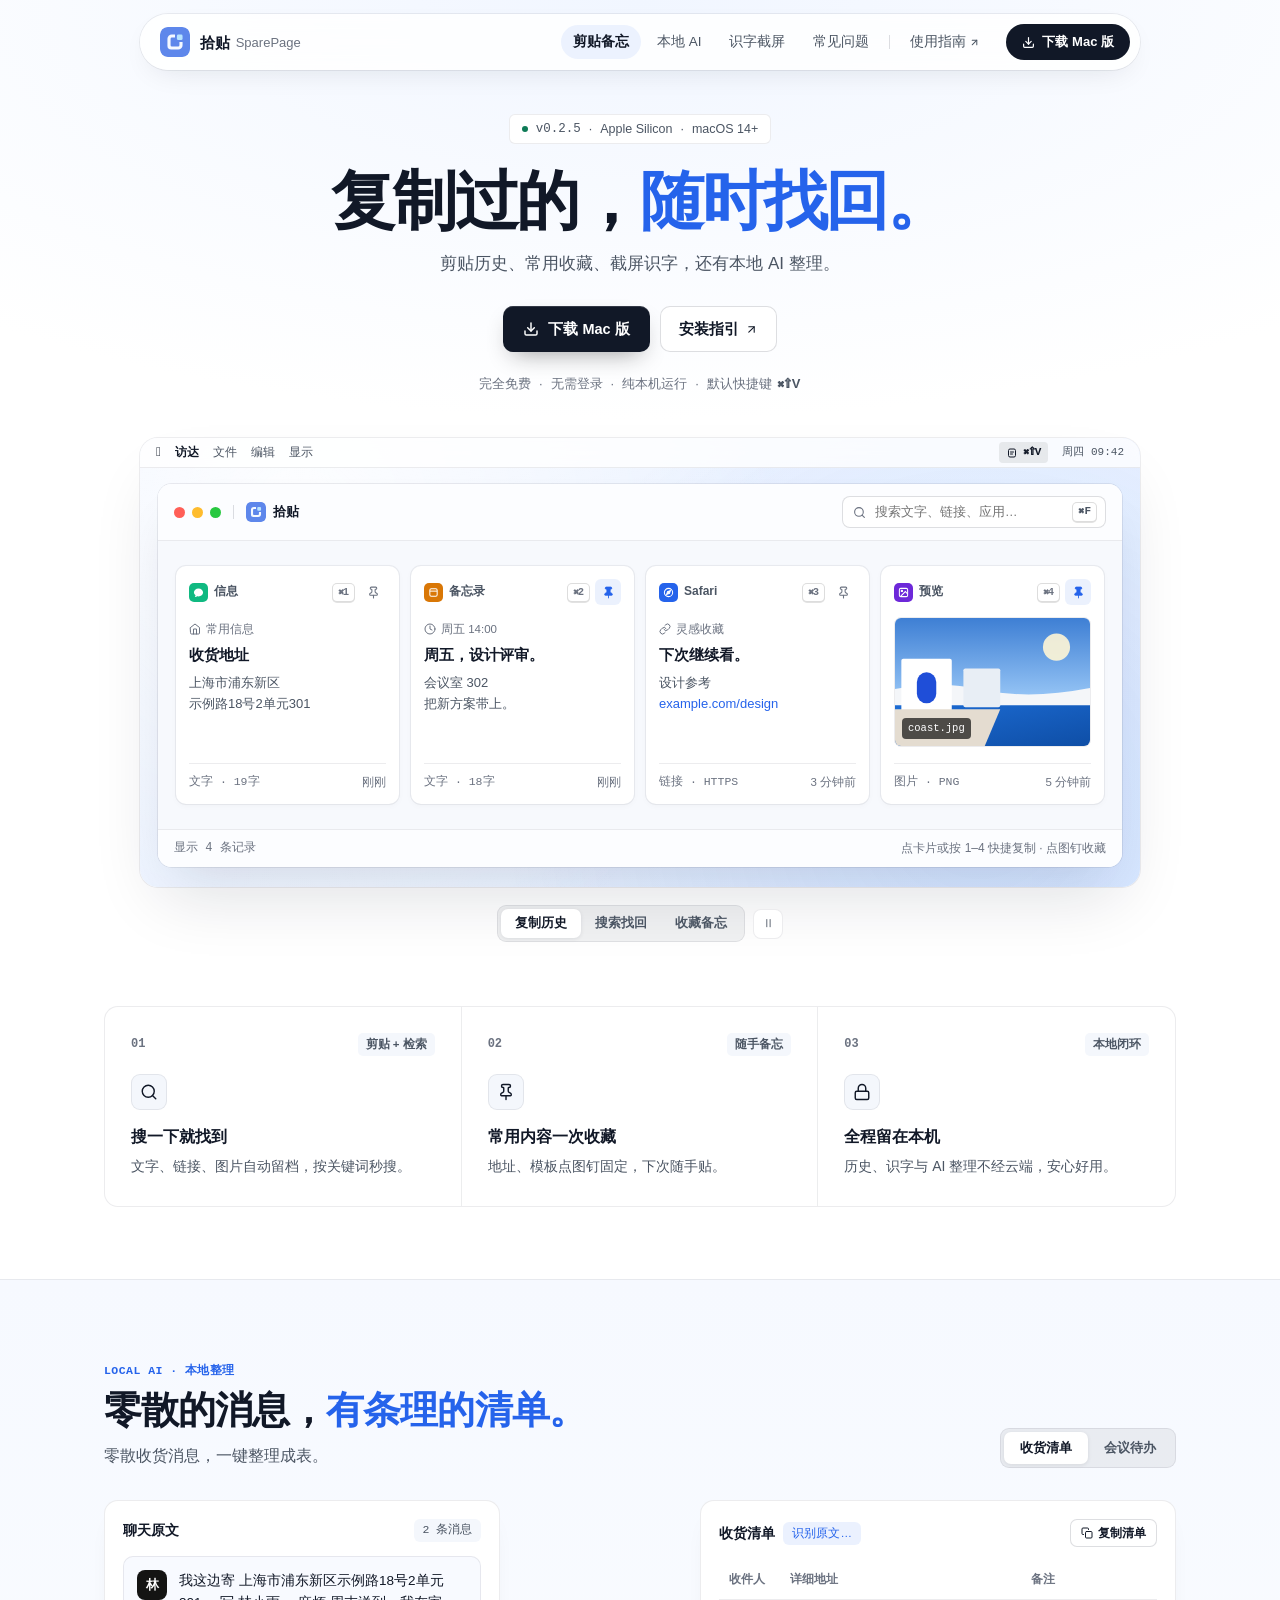
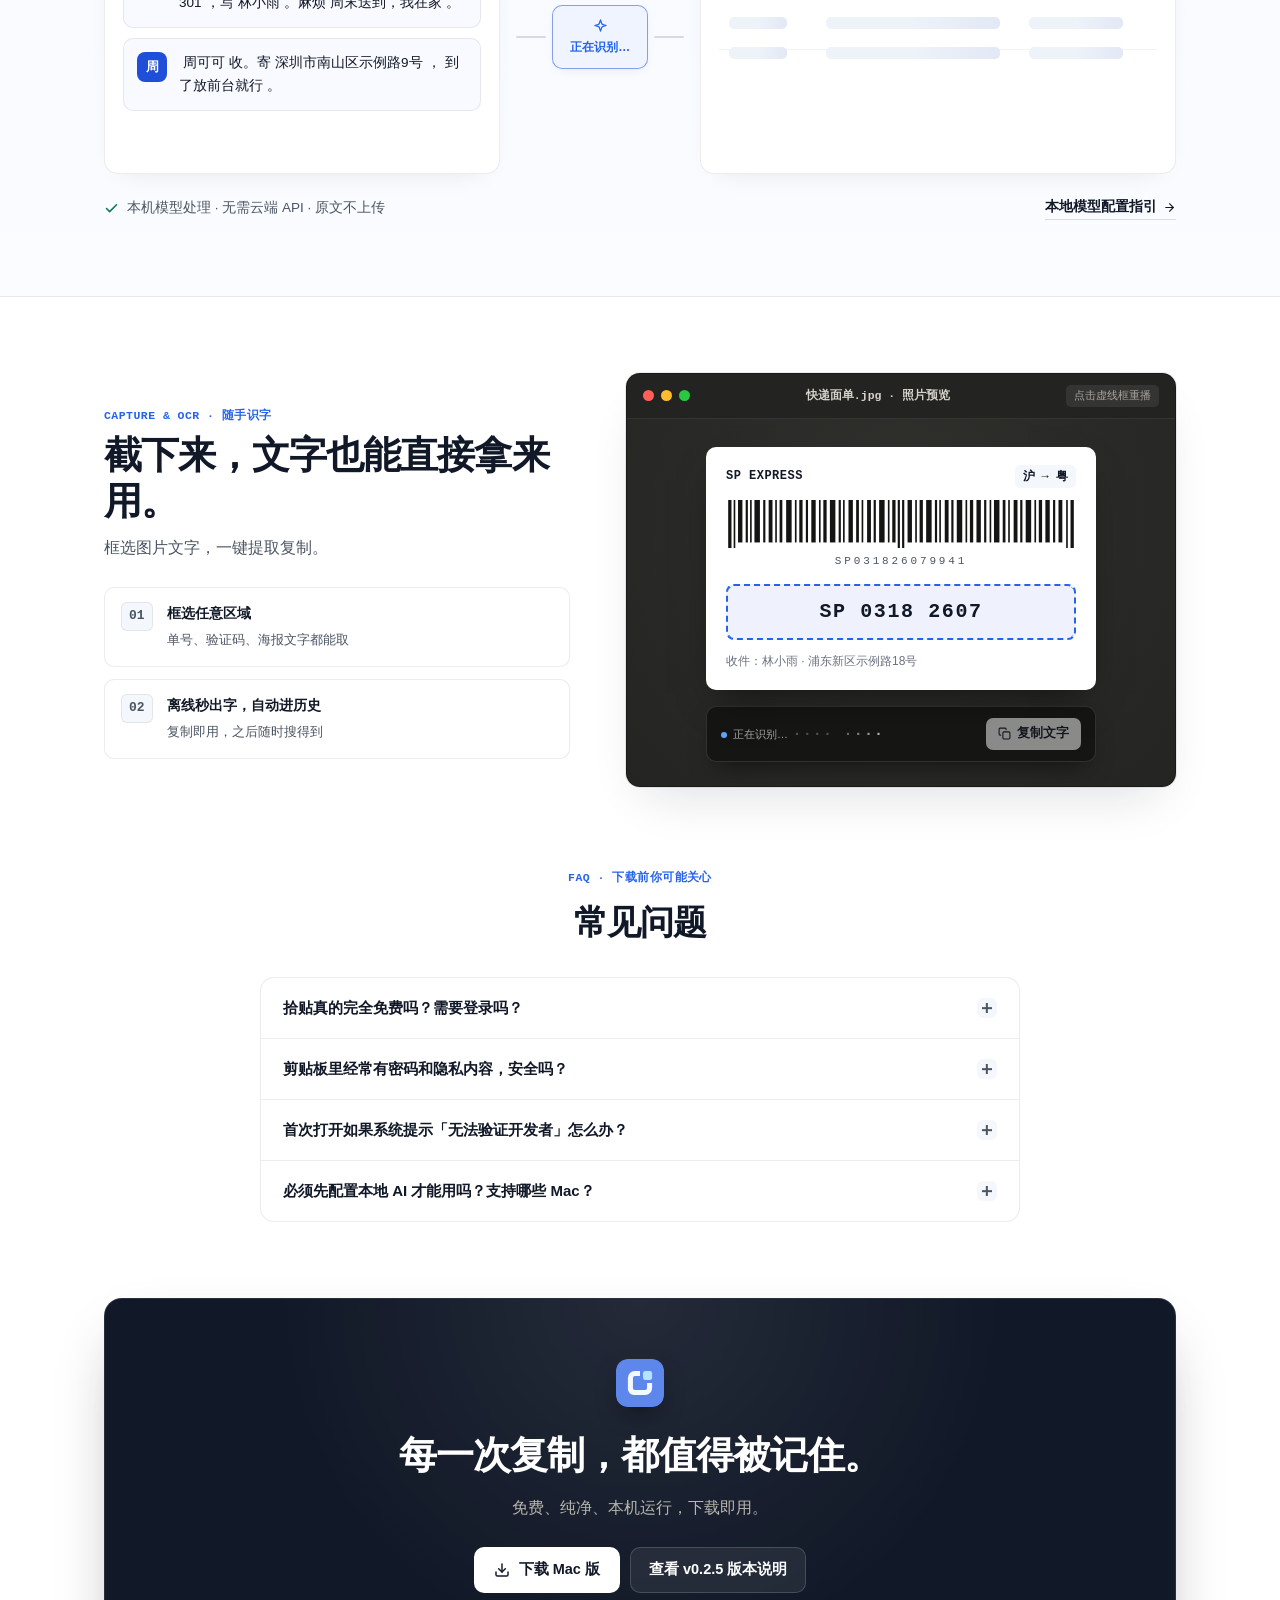
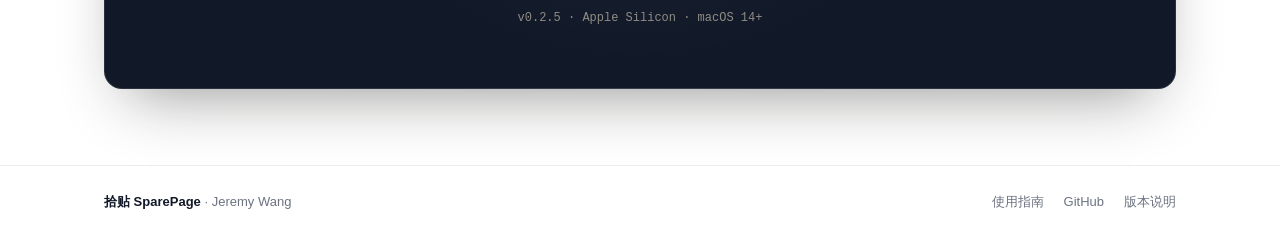
<file: docs/index.html>
<!DOCTYPE html>
<html lang="zh-CN">
<head>
  <meta charset="UTF-8" />
  <meta name="viewport" content="width=device-width, initial-scale=1.0" />
  <title>拾贴 SparePage · 每一次复制，都值得被记住</title>
  <meta
    name="description"
    content="拾贴是一款免费的 Mac 剪贴板与随手备忘录。找回复制过的文字、链接、图片，收藏常用内容，也能接入本地 AI 整理信息。"
  />
  <link rel="icon" type="image/svg+xml" href="assets/brand/logo.svg" />
  <link rel="stylesheet" href="styles.css?v=15" />
</head>
<body>
  <!-- Floating Frosted Pill Header -> Full-Width Docked Bar on Scroll -->
  <header class="site-header" id="site-header">
    <div class="nav-pill">
      <div class="nav-pill-inner">
        <a href="#main" class="brand">
          <span class="brand-icon" aria-hidden="true">
            <img src="assets/brand/logo.svg" alt="" width="28" height="28" />
          </span>
          <span class="brand-text">
            <strong>拾贴</strong>
            <span>SparePage</span>
          </span>
        </a>

        <nav class="nav-links" aria-label="主导航">
          <a href="#clipboard" class="is-active">剪贴备忘</a>
          <a href="#local-ai">本地 AI</a>
          <a href="#capture">识字截屏</a>
          <a href="#faq">常见问题</a>
          <span class="nav-sep" aria-hidden="true"></span>
          <a class="nav-ext" href="guide.html" target="_blank" rel="noopener">
            <span>使用指南</span>
            <svg width="11" height="11" viewBox="0 0 24 24" fill="none" stroke="currentColor" stroke-width="2.2" stroke-linecap="round" stroke-linejoin="round" aria-hidden="true">
              <line x1="7" y1="17" x2="17" y2="7" />
              <polyline points="7 7 17 7 17 17" />
            </svg>
          </a>
        </nav>

        <div class="nav-actions">
          <a
            class="btn-nav-download download-link"
            href="https://github.com/wlei24/sparepage-releases/releases/download/v0.2.5/SparePage-0.2.5-macOS-arm64.dmg"
            aria-label="下载拾贴 v0.2.5，Apple Silicon macOS 安装包"
          >
            <svg width="13" height="13" viewBox="0 0 24 24" fill="none" stroke="currentColor" stroke-width="2.2" stroke-linecap="round" stroke-linejoin="round" aria-hidden="true">
              <path d="M21 15v4a2 2 0 0 1-2 2H5a2 2 0 0 1-2-2v-4" />
              <polyline points="7 10 12 15 17 10" />
              <line x1="12" y1="15" x2="12" y2="3" />
            </svg>
            <span>下载 Mac 版</span>
          </a>
        </div>
      </div>
    </div>
  </header>

  <main id="main">
    <!-- Hero + macOS Desktop Stage -->
    <section class="hero" id="clipboard">
      <div class="container">
        <div class="hero-copy">
          <div class="hero-spec">
            <span class="spec-dot" aria-hidden="true"></span>
            <span class="mono" data-release-version>v0.2.5</span>
            <span class="sep">·</span>
            <span>Apple Silicon</span>
            <span class="sep">·</span>
            <span>macOS 14+</span>
          </div>

          <h1 class="hero-title">复制过的，<br class="mobile-br" /><span class="title-accent">随时找回。</span></h1>

          <p class="hero-lead">剪贴历史、常用收藏、截屏识字，还有本地 AI 整理。</p>

          <div class="hero-cta-group">
            <a
              class="btn-primary download-link"
              href="https://github.com/wlei24/sparepage-releases/releases/download/v0.2.5/SparePage-0.2.5-macOS-arm64.dmg"
              aria-label="下载拾贴 v0.2.5，Apple Silicon macOS 安装包"
            >
              <svg width="16" height="16" viewBox="0 0 24 24" fill="none" stroke="currentColor" stroke-width="2.2" stroke-linecap="round" stroke-linejoin="round" aria-hidden="true">
                <path d="M21 15v4a2 2 0 0 1-2 2H5a2 2 0 0 1-2-2v-4" />
                <polyline points="7 10 12 15 17 10" />
                <line x1="12" y1="15" x2="12" y2="3" />
              </svg>
              <span>下载 Mac 版</span>
            </a>

            <a
              class="btn-secondary"
              href="guide.html#start"
              target="_blank"
              rel="noopener"
            >
              <span>安装指引</span>
              <svg width="13" height="13" viewBox="0 0 24 24" fill="none" stroke="currentColor" stroke-width="2" stroke-linecap="round" stroke-linejoin="round" aria-hidden="true">
                <line x1="7" y1="17" x2="17" y2="7" />
                <polyline points="7 7 17 7 17 17" />
              </svg>
            </a>
          </div>

          <div class="hero-meta">
            <span>完全免费</span>
            <span class="sep">·</span>
            <span>无需登录</span>
            <span class="sep">·</span>
            <span>纯本机运行</span>
            <span class="sep desktop-only">·</span>
            <span class="key-callout desktop-only">默认快捷键 <span class="shortcut-inline">⌘⇧V</span></span>
          </div>
        </div>

        <!-- Realistic macOS Desktop Wallpaper + Menu Bar Stage -->
        <div class="desktop-stage">
          <div class="mac-menubar" aria-hidden="true">
            <div class="menubar-left">
              <span class="apple-mark"></span>
              <strong>访达</strong>
              <span>文件</span>
              <span>编辑</span>
              <span>显示</span>
            </div>
            <div class="menubar-right">
              <span class="menubar-app">
                <svg width="12" height="12" viewBox="0 0 24 24" fill="none">
                  <rect x="5" y="4" width="14" height="16" rx="3" stroke="currentColor" stroke-width="2" />
                  <path d="M9 10h6M9 14h4" stroke="currentColor" stroke-width="2" stroke-linecap="round" />
                </svg>
                <span class="mono">⌘⇧V</span>
              </span>
              <span class="menubar-time mono">周四 09:42</span>
            </div>
          </div>

          <!-- SparePage App Shelf Window -->
          <div class="mac-window">
            <div class="mac-titlebar">
              <div class="titlebar-left">
                <div class="traffic-lights" aria-hidden="true">
                  <span class="tl red"></span>
                  <span class="tl yellow"></span>
                  <span class="tl green"></span>
                </div>
                <span class="titlebar-sep" aria-hidden="true"></span>
                <div class="window-brand">
                  <span class="mini-logo" aria-hidden="true">
                    <img src="assets/brand/logo.svg" alt="" width="20" height="20" />
                  </span>
                  <span>拾贴</span>
                </div>
              </div>

              <label class="search-field">
                <svg width="13" height="13" viewBox="0 0 24 24" fill="none" stroke="currentColor" stroke-width="2" stroke-linecap="round" stroke-linejoin="round" aria-hidden="true">
                  <circle cx="11" cy="11" r="8" />
                  <line x1="21" y1="21" x2="16.65" y2="16.65" />
                </svg>
                <input
                  id="shelf-search"
                  type="text"
                  placeholder="搜索文字、链接、应用…"
                  autocomplete="off"
                />
                <kbd class="kbd-hint">⌘F</kbd>
              </label>
            </div>

            <!-- Cards Grid -->
            <div class="shelf-stage">
              <div class="shelf-grid" id="shelf-grid">
                <!-- Card 1 -->
                <article class="clip-card" tabindex="0" data-id="addr" data-copy="上海市浦东新区示例路18号2单元301" data-keywords="收货地址 信息 常用信息 上海市浦东新区示例路18号2单元301 地址" data-pinned="false">
                  <div class="clip-card-head">
                    <div class="app-pill">
                      <span class="app-dot messages" aria-hidden="true">
                        <svg width="11" height="11" viewBox="0 0 24 24" fill="currentColor">
                          <path d="M12 3C6.48 3 2 6.82 2 11.5c0 2.58 1.38 4.89 3.56 6.44-.18 1.29-.77 2.53-1.45 3.31-.21.24-.03.62.28.58 1.93-.24 3.79-.98 4.97-1.63.84.2 1.72.3 2.64.3 5.52 0 10-3.82 10-8.5S17.52 3 12 3z"/>
                        </svg>
                      </span>
                      <span>信息</span>
                    </div>
                    <div class="card-actions">
                      <kbd class="card-shortcut">⌘1</kbd>
                      <button class="pin-btn" type="button" aria-label="收藏此卡片" title="收藏">
                        <svg width="13" height="13" viewBox="0 0 24 24" fill="none" stroke="currentColor" stroke-width="2" stroke-linecap="round" stroke-linejoin="round">
                          <path d="M12 17v5" />
                          <path d="M9 10.76a2 2 0 0 1-1.11 1.79l-1.78.9A2 2 0 0 0 5 15.24V16a1 1 0 0 0 1 1h12a1 1 0 0 0 1-1v-.76a2 2 0 0 0-1.11-1.79l-1.78-.9A2 2 0 0 1 15 10.76V7a1 1 0 0 1 1-1 2 2 0 0 0 0-4H8a2 2 0 0 0 0 4 1 1 0 0 1 1 1z" />
                        </svg>
                      </button>
                    </div>
                  </div>
                  <div class="clip-card-body">
                    <div class="clip-sub">
                      <svg width="12" height="12" viewBox="0 0 24 24" fill="none" stroke="currentColor" stroke-width="2" stroke-linecap="round" stroke-linejoin="round" aria-hidden="true">
                        <path d="m3 9 9-7 9 7v11a2 2 0 0 1-2 2H5a2 2 0 0 1-2-2z" />
                        <polyline points="9 22 9 12 15 12 15 22" />
                      </svg>
                      <span>常用信息</span>
                    </div>
                    <h3>收货地址</h3>
                    <p class="clip-text">上海市浦东新区<br />示例路18号2单元301</p>
                  </div>
                  <div class="clip-card-foot">
                    <span class="type-tag mono">文字 · 19字</span>
                    <span class="copy-hint">点击复制</span>
                    <span class="time-tag">刚刚</span>
                  </div>
                </article>

                <!-- Card 2 -->
                <article class="clip-card" tabindex="0" data-id="memo" data-copy="周五 14:00 会议室 302 设计评审，把新方案带上。" data-keywords="周五 设计评审 会议室 302 把新方案带上 备忘录" data-pinned="true">
                  <div class="clip-card-head">
                    <div class="app-pill">
                      <span class="app-dot notes" aria-hidden="true">
                        <svg width="11" height="11" viewBox="0 0 24 24" fill="none" stroke="currentColor" stroke-width="2.2">
                          <rect x="4" y="4" width="16" height="16" rx="3" />
                          <path d="M4 9h16" />
                        </svg>
                      </span>
                      <span>备忘录</span>
                    </div>
                    <div class="card-actions">
                      <kbd class="card-shortcut">⌘2</kbd>
                      <button class="pin-btn is-pinned" type="button" aria-label="取消收藏" title="已收藏">
                        <svg width="13" height="13" viewBox="0 0 24 24" fill="currentColor" stroke="currentColor" stroke-width="1.6" stroke-linecap="round" stroke-linejoin="round">
                          <path d="M12 17v5" />
                          <path d="M9 10.76a2 2 0 0 1-1.11 1.79l-1.78.9A2 2 0 0 0 5 15.24V16a1 1 0 0 0 1 1h12a1 1 0 0 0 1-1v-.76a2 2 0 0 0-1.11-1.79l-1.78-.9A2 2 0 0 1 15 10.76V7a1 1 0 0 1 1-1 2 2 0 0 0 0-4H8a2 2 0 0 0 0 4 1 1 0 0 1 1 1z" />
                        </svg>
                      </button>
                    </div>
                  </div>
                  <div class="clip-card-body">
                    <div class="clip-sub">
                      <svg width="12" height="12" viewBox="0 0 24 24" fill="none" stroke="currentColor" stroke-width="2" stroke-linecap="round" stroke-linejoin="round" aria-hidden="true">
                        <circle cx="12" cy="12" r="10" />
                        <polyline points="12 6 12 12 16 14" />
                      </svg>
                      <span>周五 14:00</span>
                    </div>
                    <h3>周五，设计评审。</h3>
                    <p class="clip-text">会议室 302<br />把新方案带上。</p>
                  </div>
                  <div class="clip-card-foot">
                    <span class="type-tag mono">文字 · 18字</span>
                    <span class="copy-hint">点击复制</span>
                    <span class="time-tag">刚刚</span>
                  </div>
                </article>

                <!-- Card 3 -->
                <article class="clip-card" tabindex="0" data-id="link" data-copy="https://example.com/design" data-keywords="Safari 灵感收藏 下次继续看 设计参考 example.com/design 链接" data-pinned="false">
                  <div class="clip-card-head">
                    <div class="app-pill">
                      <span class="app-dot safari" aria-hidden="true">
                        <svg width="11" height="11" viewBox="0 0 24 24" fill="none" stroke="currentColor" stroke-width="2.2">
                          <circle cx="12" cy="12" r="9" />
                          <polygon points="16.24 7.76 14.12 14.12 7.76 16.24 9.88 9.88 16.24 7.76" fill="currentColor" />
                        </svg>
                      </span>
                      <span>Safari</span>
                    </div>
                    <div class="card-actions">
                      <kbd class="card-shortcut">⌘3</kbd>
                      <button class="pin-btn" type="button" aria-label="收藏此卡片" title="收藏">
                        <svg width="13" height="13" viewBox="0 0 24 24" fill="none" stroke="currentColor" stroke-width="2" stroke-linecap="round" stroke-linejoin="round">
                          <path d="M12 17v5" />
                          <path d="M9 10.76a2 2 0 0 1-1.11 1.79l-1.78.9A2 2 0 0 0 5 15.24V16a1 1 0 0 0 1 1h12a1 1 0 0 0 1-1v-.76a2 2 0 0 0-1.11-1.79l-1.78-.9A2 2 0 0 1 15 10.76V7a1 1 0 0 1 1-1 2 2 0 0 0 0-4H8a2 2 0 0 0 0 4 1 1 0 0 1 1 1z" />
                        </svg>
                      </button>
                    </div>
                  </div>
                  <div class="clip-card-body">
                    <div class="clip-sub">
                      <svg width="12" height="12" viewBox="0 0 24 24" fill="none" stroke="currentColor" stroke-width="2" stroke-linecap="round" stroke-linejoin="round" aria-hidden="true">
                        <path d="M10 13a5 5 0 0 0 7.54.54l3-3a5 5 0 0 0-7.07-7.07l-1.72 1.71" />
                        <path d="M14 11a5 5 0 0 0-7.54-.54l-3 3a5 5 0 0 0 7.07 7.07l1.71-1.71" />
                      </svg>
                      <span>灵感收藏</span>
                    </div>
                    <h3>下次继续看。</h3>
                    <p class="clip-text">设计参考<br /><span class="link-domain">example.com/design</span></p>
                  </div>
                  <div class="clip-card-foot">
                    <span class="type-tag mono">链接 · HTTPS</span>
                    <span class="copy-hint">点击复制</span>
                    <span class="time-tag">3 分钟前</span>
                  </div>
                </article>

                <!-- Card 4 -->
                <article class="clip-card" tabindex="0" data-id="photo" data-copy="coast.jpg" data-keywords="预览 图片 海岸 旅行 照片 coast.jpg" data-pinned="true">
                  <div class="clip-card-head">
                    <div class="app-pill">
                      <span class="app-dot preview" aria-hidden="true">
                        <svg width="11" height="11" viewBox="0 0 24 24" fill="none" stroke="currentColor" stroke-width="2.2">
                          <rect x="3" y="3" width="18" height="18" rx="3" />
                          <circle cx="8.5" cy="8.5" r="1.5" fill="currentColor" />
                          <path d="m21 15-5-5L5 21" />
                        </svg>
                      </span>
                      <span>预览</span>
                    </div>
                    <div class="card-actions">
                      <kbd class="card-shortcut">⌘4</kbd>
                      <button class="pin-btn is-pinned" type="button" aria-label="取消收藏" title="已收藏">
                        <svg width="13" height="13" viewBox="0 0 24 24" fill="currentColor" stroke="currentColor" stroke-width="1.6" stroke-linecap="round" stroke-linejoin="round">
                          <path d="M12 17v5" />
                          <path d="M9 10.76a2 2 0 0 1-1.11 1.79l-1.78.9A2 2 0 0 0 5 15.24V16a1 1 0 0 0 1 1h12a1 1 0 0 0 1-1v-.76a2 2 0 0 0-1.11-1.79l-1.78-.9A2 2 0 0 1 15 10.76V7a1 1 0 0 1 1-1 2 2 0 0 0 0-4H8a2 2 0 0 0 0 4 1 1 0 0 1 1 1z" />
                        </svg>
                      </button>
                    </div>
                  </div>
                  <div class="clip-card-body clip-image-body">
                    <div class="coast-artwork" aria-label="地中海蓝门海岸风景示例图">
                      <svg viewBox="0 0 240 132" preserveAspectRatio="xMidYMid slice">
                        <defs>
                          <linearGradient id="sky" x1="0" y1="0" x2="0" y2="1">
                            <stop offset="0%" stop-color="#3E7FD4" />
                            <stop offset="100%" stop-color="#9AC8F7" />
                          </linearGradient>
                          <linearGradient id="sea" x1="0" y1="0" x2="1" y2="1">
                            <stop offset="0%" stop-color="#1E6FD9" />
                            <stop offset="100%" stop-color="#0E4DA4" />
                          </linearGradient>
                        </defs>
                        <rect width="240" height="86" fill="url(#sky)" />
                        <rect y="84" width="240" height="48" fill="url(#sea)" />
                        <circle cx="186" cy="30" r="14" fill="#FFF7D6" opacity="0.9" />
                        <path d="M0 78 Q55 62 110 74 T240 68 L240 90 L0 90 Z" fill="#F4F6F9" />
                        <rect x="26" y="42" width="52" height="54" rx="2" fill="#FFFFFF" />
                        <rect x="42" y="56" width="20" height="32" rx="10" fill="#1F4ED8" />
                        <rect x="90" y="52" width="38" height="40" rx="2" fill="#E8EEF5" />
                        <path d="M16 94 L128 94 L112 132 L0 132 Z" fill="#E4DCD0" />
                      </svg>
                      <span class="img-chip">coast.jpg</span>
                    </div>
                  </div>
                  <div class="clip-card-foot">
                    <span class="type-tag mono">图片 · PNG</span>
                    <span class="copy-hint">点击复制</span>
                    <span class="time-tag">5 分钟前</span>
                  </div>
                </article>
              </div>

              <!-- Empty State for Search/Filter -->
              <div class="shelf-empty" id="shelf-empty" hidden>
                <p id="shelf-empty-text">暂无匹配记录，试试清空搜索词或收藏几张卡片。</p>
                <button type="button" class="btn-reset-demo" id="reset-demo-btn">恢复全部卡片</button>
              </div>
            </div>

            <div class="shelf-statusbar">
              <span id="shelf-count" class="mono">显示 4 条记录</span>
              <span class="shelf-tip" id="demo-caption">点卡片或按 1–4 快捷复制 · 点图钉收藏</span>
            </div>
          </div>
        </div>

        <!-- Interactive Demo Switcher Below Frame -->
        <div class="demo-bar">
          <div class="demo-tabs" role="tablist" aria-label="交互演示模式">
            <button type="button" class="demo-tab is-active" data-mode="history" role="tab" aria-selected="true">复制历史</button>
            <button type="button" class="demo-tab" data-mode="search" role="tab" aria-selected="false">搜索找回</button>
            <button type="button" class="demo-tab" data-mode="pinned" role="tab" aria-selected="false">收藏备忘</button>
          </div>
          <button type="button" class="demo-play" id="demo-play-btn" aria-label="暂停或继续自动演示" title="切换自动轮播">
            <span id="demo-play-icon">Ⅱ</span>
          </button>
        </div>
      </div>
    </section>

    <!-- Architectural 3-Column Utility Spec Grid -->
    <section class="highlights">
      <div class="container">
        <div class="spec-grid reveal">
          <div class="spec-cell">
            <div class="spec-head">
              <span class="spec-num mono">01</span>
              <span class="spec-tag">剪贴 + 检索</span>
            </div>
            <div class="spec-icon">
              <svg width="18" height="18" viewBox="0 0 24 24" fill="none" stroke="currentColor" stroke-width="1.9" stroke-linecap="round" stroke-linejoin="round" aria-hidden="true">
                <circle cx="11" cy="11" r="8" />
                <line x1="21" y1="21" x2="16.65" y2="16.65" />
              </svg>
            </div>
            <h3>搜一下就找到</h3>
            <p>文字、链接、图片自动留档，按关键词秒搜。</p>
          </div>

          <div class="spec-cell">
            <div class="spec-head">
              <span class="spec-num mono">02</span>
              <span class="spec-tag">随手备忘</span>
            </div>
            <div class="spec-icon">
              <svg width="18" height="18" viewBox="0 0 24 24" fill="none" stroke="currentColor" stroke-width="1.9" stroke-linecap="round" stroke-linejoin="round" aria-hidden="true">
                <path d="M12 17v5" />
                <path d="M9 10.76a2 2 0 0 1-1.11 1.79l-1.78.9A2 2 0 0 0 5 15.24V16a1 1 0 0 0 1 1h12a1 1 0 0 0 1-1v-.76a2 2 0 0 0-1.11-1.79l-1.78-.9A2 2 0 0 1 15 10.76V7a1 1 0 0 1 1-1 2 2 0 0 0 0-4H8a2 2 0 0 0 0 4 1 1 0 0 1 1 1z" />
              </svg>
            </div>
            <h3>常用内容一次收藏</h3>
            <p>地址、模板点图钉固定，下次随手贴。</p>
          </div>

          <div class="spec-cell">
            <div class="spec-head">
              <span class="spec-num mono">03</span>
              <span class="spec-tag">本地闭环</span>
            </div>
            <div class="spec-icon">
              <svg width="18" height="18" viewBox="0 0 24 24" fill="none" stroke="currentColor" stroke-width="1.9" stroke-linecap="round" stroke-linejoin="round" aria-hidden="true">
                <rect x="3" y="11" width="18" height="11" rx="2" ry="2" />
                <path d="M7 11V7a5 5 0 0 1 10 0v4" />
              </svg>
            </div>
            <h3>全程留在本机</h3>
            <p>历史、识字与 AI 整理不经云端，安心好用。</p>
          </div>
        </div>
      </div>
    </section>

    <!-- Warm-Stone Precision Band: Local AI -->
    <section class="local-ai-section" id="local-ai">
      <div class="container">
        <div class="ai-header-row">
          <div class="section-header">
            <span class="eyebrow mono">LOCAL AI · 本地整理</span>
            <h2>零散的消息，<br class="mobile-br" /><span class="title-accent">有条理的清单。</span></h2>
            <p id="ai-scenario-desc">零散收货消息，一键整理成表。</p>
          </div>

          <div class="ai-scenario-tabs" role="tablist" aria-label="本地 AI 整理场景示例">
            <button type="button" class="ai-scenario-tab is-active" data-scenario="shipping" role="tab" aria-selected="true">收货清单</button>
            <button type="button" class="ai-scenario-tab" data-scenario="meeting" role="tab" aria-selected="false">会议待办</button>
          </div>
        </div>

        <div class="ai-workbench reveal">
          <!-- Left: Raw Chat -->
          <div class="ai-pane ai-source">
            <div class="pane-head">
              <span class="pane-title">聊天原文</span>
              <span class="pane-badge mono">2 条消息</span>
            </div>

            <div class="chat-list" id="ai-chat-list">
              <div class="chat-bubble" id="chat-1">
                <div class="avatar avatar-a">林</div>
                <div class="bubble-content">
                  <p>我这边寄<mark class="ai-token">上海市浦东新区示例路18号2单元301</mark>，写<mark class="ai-token">林小雨</mark>。麻烦<mark class="ai-token">周末送到，我在家</mark>。</p>
                </div>
              </div>

              <div class="chat-bubble" id="chat-2">
                <div class="avatar avatar-b">周</div>
                <div class="bubble-content">
                  <p><mark class="ai-token">周可可</mark>收。寄<mark class="ai-token">深圳市南山区示例路9号</mark>，<mark class="ai-token">到了放前台就行</mark>。</p>
                </div>
              </div>
            </div>
          </div>

          <!-- Center Flow Bridge -->
          <div class="ai-flow-bridge" id="ai-flow-bridge">
            <span class="flow-track" aria-hidden="true"><span class="flow-pulse"></span></span>
            <button type="button" class="ai-trigger-btn" id="ai-replay-btn" title="重新演示整理过程">
              <svg class="ai-sparkle" width="15" height="15" viewBox="0 0 24 24" fill="none" stroke="currentColor" stroke-width="2" stroke-linecap="round" stroke-linejoin="round" aria-hidden="true">
                <path d="m12 3-1.912 5.813a2 2 0 0 1-1.275 1.275L3 12l5.813 1.912a2 2 0 0 1 1.275 1.275L12 21l1.912-5.813a2 2 0 0 1 1.275-1.275L21 12l-5.813-1.912a2 2 0 0 1-1.275-1.275L12 3Z" />
              </svg>
              <span id="ai-trigger-label">本机 AI 整理</span>
            </button>
            <span class="flow-track" aria-hidden="true"><span class="flow-pulse delay"></span></span>
          </div>

          <!-- Right: Structured Table -->
          <div class="ai-pane ai-result">
            <div class="pane-head">
              <div class="pane-head-left">
                <span class="pane-title" id="ai-result-title">收货清单</span>
                <span class="pane-badge success" id="ai-status-badge">已结构化</span>
              </div>
              <button type="button" class="pane-copy-btn" id="ai-copy-btn">
                <svg width="12" height="12" viewBox="0 0 24 24" fill="none" stroke="currentColor" stroke-width="2" stroke-linecap="round" stroke-linejoin="round" aria-hidden="true">
                  <rect x="9" y="9" width="13" height="13" rx="2" ry="2" />
                  <path d="M5 15H4a2 2 0 0 1-2-2V4a2 2 0 0 1 2-2h9a2 2 0 0 1 2 2v1" />
                </svg>
                <span id="ai-copy-label">复制清单</span>
              </button>
            </div>

            <div class="table-wrap" id="ai-table-wrap">
              <table class="clean-table">
                <thead>
                  <tr id="ai-table-head">
                    <th>收件人</th>
                    <th>详细地址</th>
                    <th>备注</th>
                  </tr>
                </thead>
                <tbody id="ai-table-body">
                  <tr class="ai-row">
                    <td><strong>林小雨</strong></td>
                    <td>上海市浦东新区示例路18号2单元301</td>
                    <td><span class="note-chip">周末送到，我在家</span></td>
                  </tr>
                  <tr class="ai-row">
                    <td><strong>周可可</strong></td>
                    <td>深圳市南山区示例路9号</td>
                    <td><span class="note-chip">到了放前台就行</span></td>
                  </tr>
                </tbody>
              </table>
              <div class="table-skeleton" aria-hidden="true">
                <div class="skeleton-row">
                  <span class="skeleton-bar w-sm"></span>
                  <span class="skeleton-bar w-lg"></span>
                  <span class="skeleton-bar w-md"></span>
                </div>
                <div class="skeleton-row">
                  <span class="skeleton-bar w-sm"></span>
                  <span class="skeleton-bar w-lg"></span>
                  <span class="skeleton-bar w-md"></span>
                </div>
              </div>
            </div>
          </div>
        </div>

        <div class="ai-footer-bar">
          <div class="privacy-note">
            <svg width="15" height="15" viewBox="0 0 24 24" fill="none" stroke="#0D7A56" stroke-width="2.5" stroke-linecap="round" stroke-linejoin="round" aria-hidden="true">
              <polyline points="20 6 9 17 4 12" />
            </svg>
            <span>本机模型处理 · 无需云端 API · 原文不上传</span>
          </div>
          <a
            class="guide-link"
            href="guide.html#local-model"
            target="_blank"
            rel="noopener"
          >
            <span>本地模型配置指引</span>
            <svg width="13" height="13" viewBox="0 0 24 24" fill="none" stroke="currentColor" stroke-width="2" stroke-linecap="round" stroke-linejoin="round" aria-hidden="true">
              <line x1="5" y1="12" x2="19" y2="12" />
              <polyline points="12 5 19 12 12 19" />
            </svg>
          </a>
        </div>
      </div>
    </section>

    <!-- Precision Capture & OCR Section -->
    <section class="ocr-section" id="capture">
      <div class="container">
        <div class="ocr-grid reveal">
          <div class="ocr-copy">
            <span class="eyebrow mono">CAPTURE &amp; OCR · 随手识字</span>
            <h2>截下来，文字也能直接拿来用。</h2>
            <p>框选图片文字，一键提取复制。</p>

            <ul class="ocr-steps">
              <li>
                <span class="step-num mono">01</span>
                <div>
                  <strong>框选任意区域</strong>
                  <span>单号、验证码、海报文字都能取</span>
                </div>
              </li>
              <li>
                <span class="step-num mono">02</span>
                <div>
                  <strong>离线秒出字，自动进历史</strong>
                  <span>复制即用，之后随时搜得到</span>
                </div>
              </li>
            </ul>
          </div>

          <!-- Dark-Graphite macOS Preview Window -->
          <div class="ocr-visual">
            <div class="ocr-window">
              <div class="ocr-window-bar">
                <div class="traffic-lights small" aria-hidden="true">
                  <span class="tl red"></span>
                  <span class="tl yellow"></span>
                  <span class="tl green"></span>
                </div>
                <span class="ocr-filename mono">快递面单.jpg · 照片预览</span>
                <span class="ocr-chip">点击虚线框重播</span>
              </div>

              <div class="waybill-canvas">
                <!-- Thermal Waybill Label -->
                <div class="waybill-paper">
                  <div class="wb-top">
                    <span class="wb-brand mono">SP EXPRESS</span>
                    <span class="wb-route">沪 → 粤</span>
                  </div>

                  <div class="wb-barcode" aria-label="运单条形码">
                    <svg viewBox="0 0 320 52" preserveAspectRatio="none" aria-hidden="true">
                      <g fill="#141413">
                        <rect x="2" y="0" width="3" height="52" />
                        <rect x="7" y="0" width="1.5" height="52" />
                        <rect x="11" y="0" width="4" height="46" />
                        <rect x="18" y="0" width="2" height="46" />
                        <rect x="22" y="0" width="1.5" height="46" />
                        <rect x="26" y="0" width="5" height="46" />
                        <rect x="34" y="0" width="2" height="46" />
                        <rect x="39" y="0" width="3.5" height="46" />
                        <rect x="45" y="0" width="1.5" height="46" />
                        <rect x="49" y="0" width="2.5" height="46" />
                        <rect x="55" y="0" width="5" height="46" />
                        <rect x="63" y="0" width="1.5" height="46" />
                        <rect x="67" y="0" width="3" height="46" />
                        <rect x="73" y="0" width="2" height="46" />
                        <rect x="78" y="0" width="4" height="46" />
                        <rect x="85" y="0" width="1.5" height="46" />
                        <rect x="89" y="0" width="3" height="46" />
                        <rect x="95" y="0" width="5" height="46" />
                        <rect x="103" y="0" width="2" height="46" />
                        <rect x="107" y="0" width="1.5" height="46" />
                        <rect x="112" y="0" width="4" height="46" />
                        <rect x="119" y="0" width="2.5" height="46" />
                        <rect x="124" y="0" width="1.5" height="46" />
                        <rect x="129" y="0" width="3.5" height="46" />
                        <rect x="135" y="0" width="2" height="46" />
                        <rect x="140" y="0" width="5" height="46" />
                        <rect x="148" y="0" width="1.5" height="46" />
                        <rect x="152" y="0" width="3" height="46" />
                        <rect x="157" y="0" width="2" height="52" />
                        <rect x="161" y="0" width="2" height="52" />
                        <rect x="166" y="0" width="4" height="46" />
                        <rect x="173" y="0" width="1.5" height="46" />
                        <rect x="177" y="0" width="3" height="46" />
                        <rect x="183" y="0" width="5" height="46" />
                        <rect x="191" y="0" width="2" height="46" />
                        <rect x="195" y="0" width="1.5" height="46" />
                        <rect x="200" y="0" width="3.5" height="46" />
                        <rect x="206" y="0" width="2" height="46" />
                        <rect x="211" y="0" width="5" height="46" />
                        <rect x="219" y="0" width="1.5" height="46" />
                        <rect x="223" y="0" width="3" height="46" />
                        <rect x="229" y="0" width="4" height="46" />
                        <rect x="236" y="0" width="2" height="46" />
                        <rect x="241" y="0" width="1.5" height="46" />
                        <rect x="245" y="0" width="5" height="46" />
                        <rect x="253" y="0" width="2.5" height="46" />
                        <rect x="258" y="0" width="1.5" height="46" />
                        <rect x="263" y="0" width="3.5" height="46" />
                        <rect x="269" y="0" width="2" height="46" />
                        <rect x="274" y="0" width="5" height="46" />
                        <rect x="282" y="0" width="1.5" height="46" />
                        <rect x="286" y="0" width="3" height="46" />
                        <rect x="292" y="0" width="4" height="46" />
                        <rect x="299" y="0" width="2" height="46" />
                        <rect x="304" y="0" width="3.5" height="46" />
                        <rect x="311" y="0" width="1.5" height="52" />
                        <rect x="315" y="0" width="3" height="52" />
                      </g>
                    </svg>
                    <span class="wb-barcode-digits mono">SP031826079941</span>
                  </div>

                  <!-- Interactive Marquee Selection -->
                  <div class="wb-marquee" id="wb-marquee" title="点击重新演示扫描">
                    <div class="scan-beam" aria-hidden="true"></div>
                    <span class="wb-code mono">SP 0318 2607</span>
                    <span class="marquee-handle tl"></span>
                    <span class="marquee-handle tr"></span>
                    <span class="marquee-handle bl"></span>
                    <span class="marquee-handle br"></span>
                  </div>

                  <div class="wb-meta">
                    <span>收件：林小雨 · 浦东新区示例路18号</span>
                  </div>
                </div>

                <!-- High-Contrast Result HUD -->
                <div class="ocr-hud" id="ocr-hud">
                  <div class="ocr-hud-info">
                    <div class="hud-label-row">
                      <span class="hud-dot" aria-hidden="true"></span>
                      <span class="hud-label" id="hud-label">正在识别…</span>
                    </div>
                    <code class="hud-code" id="hud-code">SP 0318 2607</code>
                  </div>
                  <button type="button" class="ocr-copy-btn" id="ocr-copy-btn">
                    <svg width="13" height="13" viewBox="0 0 24 24" fill="none" stroke="currentColor" stroke-width="2" stroke-linecap="round" stroke-linejoin="round" aria-hidden="true">
                      <rect x="9" y="9" width="13" height="13" rx="2" ry="2" />
                      <path d="M5 15H4a2 2 0 0 1-2-2V4a2 2 0 0 1 2-2h9a2 2 0 0 1 2 2v1" />
                    </svg>
                    <span id="ocr-copy-label">复制文字</span>
                  </button>
                </div>
              </div>
            </div>
          </div>
        </div>
      </div>
    </section>

    <!-- Collapsed Single-Column FAQ -->
    <section class="faq-section" id="faq">
      <div class="container">
        <div class="faq-header">
          <span class="eyebrow mono">FAQ · 下载前你可能关心</span>
          <h2>常见问题</h2>
        </div>

        <div class="faq-list reveal">
          <details class="faq-item">
            <summary>
              <span>拾贴真的完全免费吗？需要登录吗？</span>
              <span class="faq-toggle" aria-hidden="true"></span>
            </summary>
            <p>完全免费，无广告、无会员墙，也不用注册登录账号，下载 .dmg 拖进应用程序即可直接使用。</p>
          </details>

          <details class="faq-item">
            <summary>
              <span>剪贴板里经常有密码和隐私内容，安全吗？</span>
              <span class="faq-toggle" aria-hidden="true"></span>
            </summary>
            <p>所有剪贴历史、图片、识字内容与本地 AI 推理均在你的 Mac 本机完成，不经过任何云端服务器。</p>
          </details>

          <details class="faq-item">
            <summary>
              <span>首次打开如果系统提示「无法验证开发者」怎么办？</span>
              <span class="faq-toggle" aria-hidden="true"></span>
            </summary>
            <p>独立开发者应用未上架 App Store 时 macOS 会弹出例行安全提示，按照<a href="guide.html#start" target="_blank" rel="noopener">安装指引</a>放行一次即可正常运行。</p>
          </details>

          <details class="faq-item">
            <summary>
              <span>必须先配置本地 AI 才能用吗？支持哪些 Mac？</span>
              <span class="faq-toggle" aria-hidden="true"></span>
            </summary>
            <p>不需要。剪贴历史、模糊检索、收藏备忘和截屏识字全部开箱即用；本地 AI 是可选进阶能力。目前支持 Apple Silicon（M 系列芯片）与 macOS 14 及以上系统。</p>
          </details>
        </div>
      </div>
    </section>

    <!-- Obsidian Closing CTA -->
    <section class="closing-cta">
      <div class="container">
        <div class="cta-card reveal">
          <div class="cta-logo" aria-hidden="true">
            <img src="assets/brand/logo.svg" alt="" width="48" height="48" />
          </div>
          <h2>每一次复制，都值得被记住。</h2>
          <p>免费、纯净、本机运行，下载即用。</p>
          <div class="cta-actions">
            <a
              class="btn-cta-light download-link"
              href="https://github.com/wlei24/sparepage-releases/releases/download/v0.2.5/SparePage-0.2.5-macOS-arm64.dmg"
              aria-label="下载拾贴 v0.2.5，Apple Silicon macOS 安装包"
            >
              <svg width="16" height="16" viewBox="0 0 24 24" fill="none" stroke="currentColor" stroke-width="2.2" stroke-linecap="round" stroke-linejoin="round" aria-hidden="true">
                <path d="M21 15v4a2 2 0 0 1-2 2H5a2 2 0 0 1-2-2v-4" />
                <polyline points="7 10 12 15 17 10" />
                <line x1="12" y1="15" x2="12" y2="3" />
              </svg>
              <span>下载 Mac 版</span>
            </a>
            <a
              class="btn-cta-ghost"
              data-release-notes href="https://github.com/wlei24/sparepage-releases/releases/tag/v0.2.5"
              target="_blank"
              rel="noopener"
            >
              <span>查看 <span data-release-version>v0.2.5</span> 版本说明</span>
            </a>
          </div>
          <div class="cta-meta mono"><span data-release-version>v0.2.5</span> · Apple Silicon · macOS 14+</div>
        </div>
      </div>
    </section>
  </main>

  <footer class="site-footer">
    <div class="container footer-inner">
      <div class="footer-left">
        <strong>拾贴 SparePage</strong>
        <span>· Jeremy Wang</span>
      </div>
      <div class="footer-links">
        <a href="guide.html" target="_blank" rel="noopener">使用指南</a>
        <a href="https://github.com/wlei24/sparepage-releases" target="_blank" rel="noopener">GitHub</a>
        <a data-release-notes href="https://github.com/wlei24/sparepage-releases/releases/tag/v0.2.5" target="_blank" rel="noopener">版本说明</a>
      </div>
    </div>
  </footer>

  <!-- Native HUD Toast -->
  <div class="toast" id="toast" role="status" aria-live="polite"></div>

  <script src="app.js?v=14"></script>
  <script src="assets/js/release.js" defer></script>
</body>
</html>
</file>
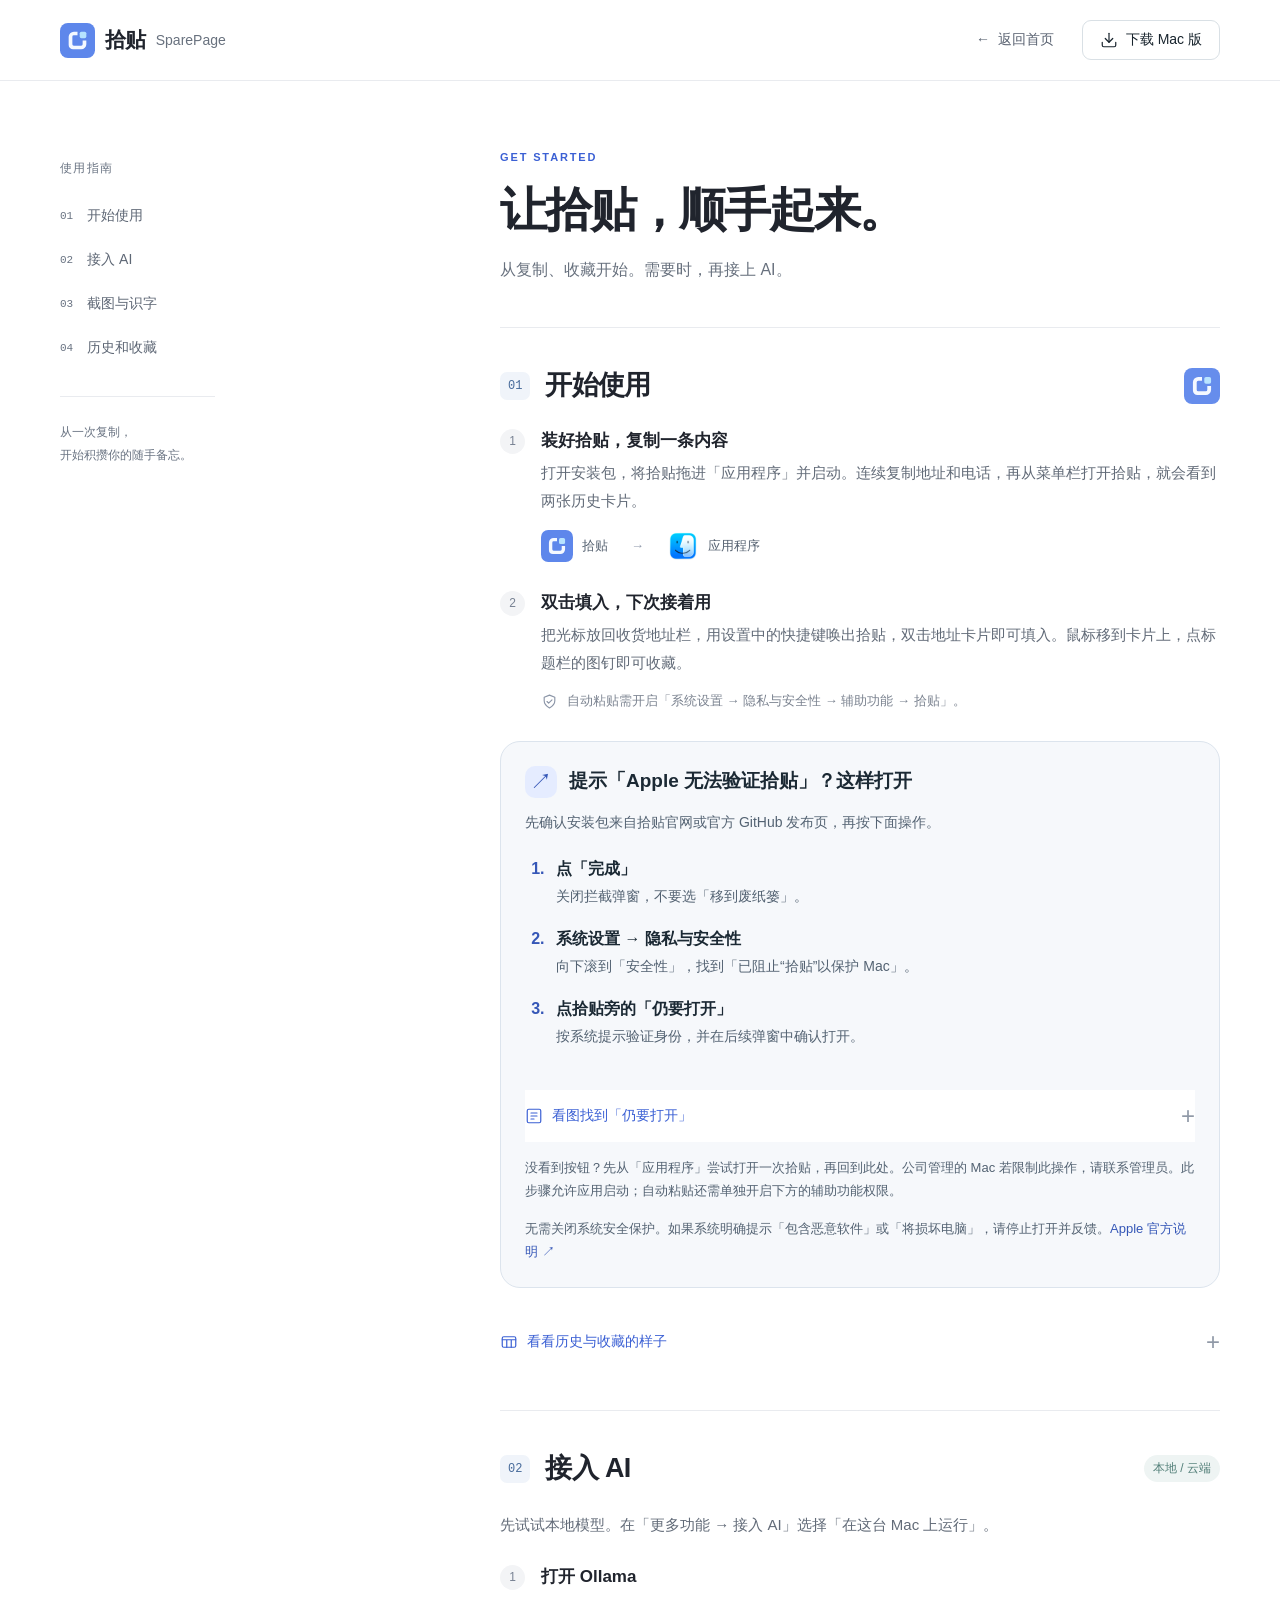
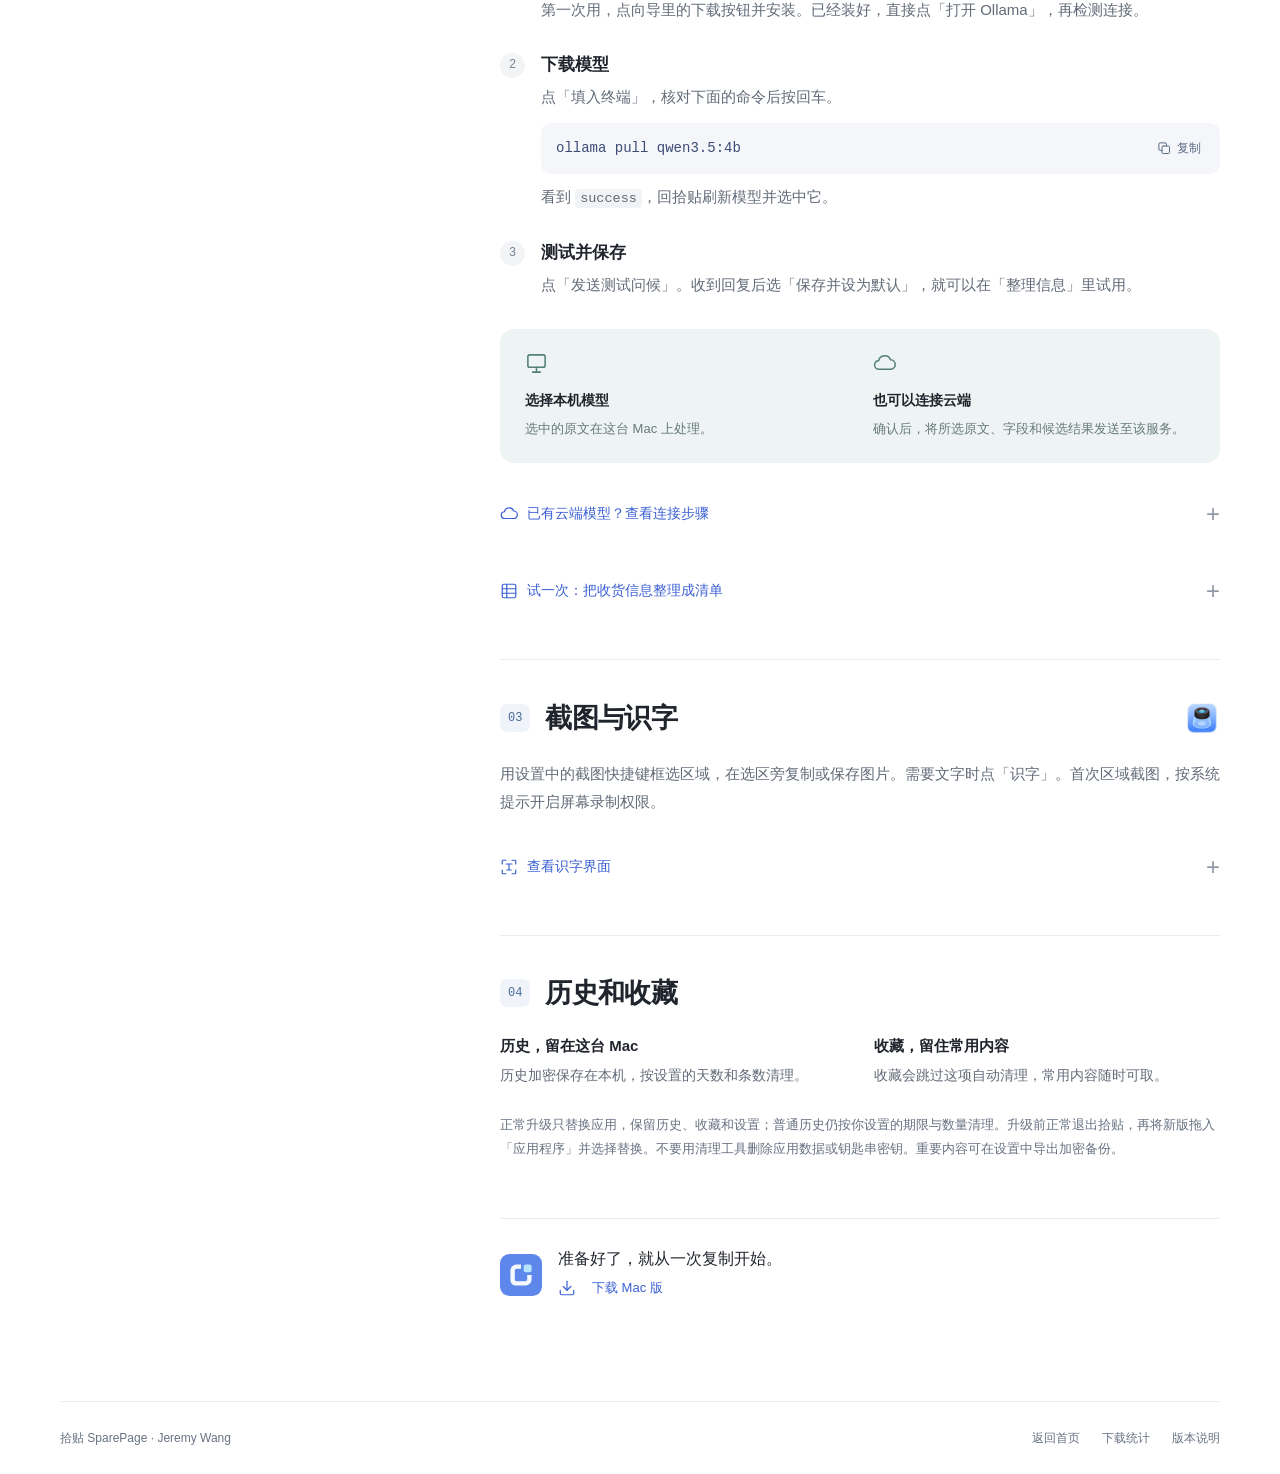
<file: docs/guide.html>
<!doctype html>
<html lang="zh-CN">
<head>
  <meta charset="utf-8">
  <meta name="viewport" content="width=device-width,initial-scale=1">
  <meta name="description" content="从复制、收藏到截图识字，再到连接本地 AI。跟随拾贴使用指南，让重要内容随手可用。">
  <title>使用指南 · 拾贴 SparePage</title>
  <link rel="icon" href="assets/brand/logo.svg">
  <link rel="stylesheet" href="assets/css/guide.css?v=15">
  <script src="assets/js/release.js" defer></script>
</head>
<body>
<a class="skip" href="#guide-content">跳到使用指南</a>
<header class="mast">
  <nav class="wrap nav" aria-label="主导航">
    <a class="brand" href="index.html"><img src="assets/brand/logo.svg" alt="" width="35" height="35"><strong>拾贴</strong><span>SparePage</span></a>
    <a class="back" href="index.html"><span aria-hidden="true">←</span> 返回首页</a>
    <a class="nav-download download-link" href="https://github.com/wlei24/sparepage-releases/releases/latest"><svg class="download-icon" aria-hidden="true" focusable="false"
  xmlns="http://www.w3.org/2000/svg"
  width="24"
  height="24"
  viewBox="0 0 24 24"
  fill="none"
  stroke="currentColor"
  stroke-width="2"
  stroke-linecap="round"
  stroke-linejoin="round"
>
  <path d="M12 15V3" />
  <path d="M21 15v4a2 2 0 0 1-2 2H5a2 2 0 0 1-2-2v-4" />
  <path d="m7 10 5 5 5-5" />
</svg>
<span>下载 Mac 版</span></a>
  </nav>
</header>
<div class="wrap guide-layout">
  <aside class="contents" aria-label="指南目录">
    <p class="contents-label">使用指南</p>
    <nav aria-label="本页目录">
      <a href="#start"><span>01</span>开始使用</a>
      <a href="#local-model"><span>02</span>接入 AI</a>
      <a href="#capture"><span>03</span>截图与识字</a>
      <a href="#history"><span>04</span>历史和收藏</a>
    </nav>
    <p class="contents-note">从一次复制，<br>开始积攒你的随手备忘。</p>
  </aside>
  <main id="guide-content">
    <header class="page-intro">
      <p class="eyebrow">GET STARTED</p>
      <h1>让拾贴，<br class="mobile-break">顺手起来。</h1>
      <p>从复制、收藏开始。需要时，再接上 AI。</p>
    </header>
    <section class="guide-section" id="start" aria-labelledby="start-heading">
      <div class="section-title"><span class="section-number">01</span><h2 id="start-heading">开始使用</h2><img class="section-app" src="assets/brand/logo.svg" alt="" width="36" height="36"></div>
      <ol class="steps">
        <li><span class="step-number" aria-hidden="true">1</span><div><h3>装好拾贴，复制一条内容</h3><p>打开安装包，将拾贴拖进「应用程序」并启动。连续复制地址和电话，再从菜单栏打开拾贴，就会看到两张历史卡片。</p><div class="install-path" aria-label="将拾贴拖入应用程序"><img src="assets/brand/logo.svg" alt="拾贴" width="32" height="32"><span>拾贴</span><span class="path-arrow" aria-hidden="true">→</span><img src="assets/apps/finder.png" alt="" width="32" height="32"><span>应用程序</span></div></div></li>
        <li><span class="step-number" aria-hidden="true">2</span><div><h3>双击填入，下次接着用</h3><p>把光标放回收货地址栏，用设置中的快捷键唤出拾贴，双击地址卡片即可填入。鼠标移到卡片上，点标题栏的图钉即可收藏。</p><p class="permission-note"><svg viewBox="0 0 24 24" aria-hidden="true"><path d="M12 3 4.5 6v5c0 4.5 3 7.6 7.5 10 4.5-2.4 7.5-5.5 7.5-10V6L12 3Z"/><path d="m8.5 12 2.3 2.3 4.7-4.7"/></svg><span>自动粘贴需开启「系统设置 → 隐私与安全性 → 辅助功能 → 拾贴」。</span></p></div></li>
      </ol>

      <aside class="install-help" id="allow-open" aria-labelledby="allow-open-heading">
        <div class="install-help-heading"><span aria-hidden="true">↗</span><h3 id="allow-open-heading">提示「Apple 无法验证拾贴」？这样打开</h3></div>
        <p>先确认安装包来自拾贴官网或官方 GitHub 发布页，再按下面操作。</p>
        <ol class="open-steps">
          <li><strong>点「完成」</strong><span>关闭拦截弹窗，不要选「移到废纸篓」。</span></li>
          <li><strong>系统设置 → 隐私与安全性</strong><span>向下滚到「安全性」，找到「已阻止“拾贴”以保护 Mac」。</span></li>
          <li><strong>点拾贴旁的「仍要打开」</strong><span>按系统提示验证身份，并在后续弹窗中确认打开。</span></li>
        </ol>
        <details class="visual-details"><summary><svg viewBox="0 0 24 24" aria-hidden="true"><rect x="3" y="3" width="18" height="18" rx="2"/><path d="M8 8h8m-8 4h8m-8 4h4"/></svg><span>看图找到「仍要打开」</span><span class="detail-plus" aria-hidden="true">+</span></summary><div class="details-body"><figure><a href="assets/screenshots/install-allow-open.png"><img src="assets/screenshots/install-allow-open.png" alt="系统设置的隐私与安全性页面，向下滚到安全性，点击已阻止拾贴右侧的仍要打开按钮" loading="lazy" width="1446" height="1252"></a><figcaption>向下滚动后，在「安全性」区域找到拾贴，点右侧「仍要打开」。</figcaption></figure></div></details>
        <p class="install-footnote">没看到按钮？先从「应用程序」尝试打开一次拾贴，再回到此处。公司管理的 Mac 若限制此操作，请联系管理员。此步骤允许应用启动；自动粘贴还需单独开启下方的辅助功能权限。</p>
        <p class="install-footnote">无需关闭系统安全保护。如果系统明确提示「包含恶意软件」或「将损坏电脑」，请停止打开并反馈。<a href="https://support.apple.com/zh-cn/102445" target="_blank" rel="noopener noreferrer">Apple 官方说明 ↗</a></p>
      </aside>
      <details class="visual-details"><summary><svg viewBox="0 0 24 24" aria-hidden="true"><rect x="3" y="5" width="18" height="14" rx="2"/><path d="M3 9h18m-12 0v10m6-10v10"/></svg><span>看看历史与收藏的样子</span><span class="detail-plus" aria-hidden="true">+</span></summary><div class="details-body"><figure><a href="assets/screenshots/native-history.png"><img src="assets/screenshots/native-history.png" alt="历史面板中同时保留电话卡和上一条地址卡" loading="lazy" width="1500" height="660"></a><figcaption>连续复制，地址和电话都留在历史里。</figcaption></figure><figure><a href="assets/screenshots/native-favorites.png"><img src="assets/screenshots/native-favorites.png" alt="收藏面板中保存的地址卡" loading="lazy" width="1500" height="660"></a><figcaption>给常用内容点个图钉，下次从收藏里找到。</figcaption></figure></div></details>
    </section>
    <section class="guide-section" id="local-model" aria-labelledby="model-heading">
      <div class="section-title"><span class="section-number">02</span><h2 id="model-heading">接入 AI</h2><span class="section-tag">本地 / 云端</span></div>
      <p class="section-lead">先试试本地模型。在「更多功能 → 接入 AI」选择「在这台 Mac 上运行」。</p>
      <ol class="steps model-steps">
        <li><span class="step-number" aria-hidden="true">1</span><div><h3>打开 Ollama</h3><p>第一次用，点向导里的下载按钮并安装。已经装好，直接点「打开 Ollama」，再检测连接。</p></div></li>
        <li><span class="step-number" aria-hidden="true">2</span><div><h3>下载模型</h3><p>点「填入终端」，核对下面的命令后按回车。</p><div class="command"><code id="model-command">ollama pull qwen3.5:4b</code><button type="button" id="copy-command" aria-label="复制模型下载命令"><svg viewBox="0 0 24 24" aria-hidden="true"><rect x="8" y="8" width="12" height="12" rx="2"/><path d="M15 8V5a2 2 0 0 0-2-2H5a2 2 0 0 0-2 2v8a2 2 0 0 0 2 2h3"/></svg><span>复制</span></button></div><p class="command-feedback" id="copy-feedback" role="status" aria-live="polite"></p><p>看到 <code>success</code>，回拾贴刷新模型并选中它。</p></div></li>
        <li><span class="step-number" aria-hidden="true">3</span><div><h3>测试并保存</h3><p>点「发送测试问候」。收到回复后选「保存并设为默认」，就可以在「整理信息」里试用。</p></div></li>
      </ol>
      <div class="model-choice">
        <div><svg viewBox="0 0 24 24" aria-hidden="true"><rect x="3" y="3" width="18" height="13" rx="2"/><path d="M12 16v5m-4 0h8"/></svg><h3>选择本机模型</h3><p>选中的原文在这台 Mac 上处理。</p></div>
        <div><svg viewBox="0 0 24 24" aria-hidden="true"><path d="M6.5 18a4.5 4.5 0 0 1-.6-9 6.5 6.5 0 0 1 12.4-1A5 5 0 0 1 18 18H6.5Z"/></svg><h3>也可以连接云端</h3><p>确认后，将所选原文、字段和候选结果发送至该服务。</p></div>
      </div>
      <details class="visual-details" id="cloud-model"><summary><svg viewBox="0 0 24 24" aria-hidden="true"><path d="M6.5 18a4.5 4.5 0 0 1-.6-9 6.5 6.5 0 0 1 12.4-1A5 5 0 0 1 18 18H6.5Z"/></svg><span>已有云端模型？查看连接步骤</span><span class="detail-plus" aria-hidden="true">+</span></summary><div class="details-body"><ol class="steps">
        <li><span class="step-number" aria-hidden="true">1</span><div><h3>选择连接云端模型</h3><p>打开「更多功能 → 接入 AI」，选择「连接云端模型」。</p></div></li>
        <li><span class="step-number" aria-hidden="true">2</span><div><h3>填入服务方提供的信息</h3><p>按服务方说明选择 OpenAI 兼容或 Claude 格式，再填写服务地址、API 密钥和模型名称。服务地址可填 Base URL 或完整接口地址，请从 API 接入文档复制。</p></div></li>
        <li><span class="step-number" aria-hidden="true">3</span><div><h3>测试连接，保存后使用</h3><p>点「发送测试问候」，收到回复后选「保存并设为默认」。云端调用可能按服务方规则计费。</p></div></li>
      </ol></div></details>
      <details class="visual-details"><summary><svg viewBox="0 0 24 24" aria-hidden="true"><rect x="3" y="3" width="18" height="18" rx="2"/><path d="M3 9h18m-18 6h18M9 3v18"/></svg><span>试一次：把收货信息整理成清单</span><span class="detail-plus" aria-hidden="true">+</span></summary><div class="details-body"><p>选「收货地址」模板，勾选每位朋友各自的一条消息，点「AI 整理」。如需模型处理，先确认发送内容，再点「继续整理」。有不同结果时，对照原话选定详细地址，最后点「核对并复制」。</p><figure><a href="assets/screenshots/native-addresses.png"><img src="assets/screenshots/native-addresses.png" loading="lazy" alt="用本次实测结果复现的原生界面，两条收货信息分列展示，电话均已遮盖" width="2360" height="1130"></a><figcaption>来自两位朋友的收货信息，核对后即可复制到表格。</figcaption></figure></div></details>
    </section>
    <section class="guide-section" id="capture" aria-labelledby="capture-heading">
      <div class="section-title"><span class="section-number">03</span><h2 id="capture-heading">截图与识字</h2><img class="section-app" src="assets/apps/preview.png" alt="" width="36" height="36"></div>
      <p>用设置中的截图快捷键框选区域，在选区旁复制或保存图片。需要文字时点「识字」。首次区域截图，按系统提示开启屏幕录制权限。</p>
      <details class="visual-details"><summary><svg viewBox="0 0 24 24" aria-hidden="true"><path d="M8 3H4a1 1 0 0 0-1 1v4m13-5h4a1 1 0 0 1 1 1v4M3 16v4a1 1 0 0 0 1 1h4m8 0h4a1 1 0 0 0 1-1v-4M8 8h8m-4 0v8m-3 0h6"/></svg><span>查看识字界面</span><span class="detail-plus" aria-hidden="true">+</span></summary><div class="details-body"><figure><a href="assets/images/capture.jpg"><img src="assets/images/capture.jpg" alt="截图选区旁的工具栏，可按需选择识字" loading="lazy" width="1200" height="771"></a></figure></div></details>
    </section>
    <section class="guide-section" id="history" aria-labelledby="history-heading">
      <div class="section-title"><span class="section-number">04</span><h2 id="history-heading">历史和收藏</h2></div>
      <div class="retention"><div><h3>历史，留在这台 Mac</h3><p>历史加密保存在本机，按设置的天数和条数清理。</p></div><div><h3>收藏，留住常用内容</h3><p>收藏会跳过这项自动清理，常用内容随时可取。</p></div></div>
      <p class="settings-note">正常升级只替换应用，保留历史、收藏和设置；普通历史仍按你设置的期限与数量清理。升级前正常退出拾贴，再将新版拖入「应用程序」并选择替换。不要用清理工具删除应用数据或钥匙串密钥。重要内容可在设置中导出加密备份。</p>
    </section>
    <div class="guide-end"><img src="assets/brand/logo.svg" alt="" width="42" height="42"><div><strong>准备好了，就从一次复制开始。</strong><a class="download-link" href="https://github.com/wlei24/sparepage-releases/releases/latest"><svg class="download-icon" aria-hidden="true" focusable="false"
  xmlns="http://www.w3.org/2000/svg"
  width="24"
  height="24"
  viewBox="0 0 24 24"
  fill="none"
  stroke="currentColor"
  stroke-width="2"
  stroke-linecap="round"
  stroke-linejoin="round"
>
  <path d="M12 15V3" />
  <path d="M21 15v4a2 2 0 0 1-2 2H5a2 2 0 0 1-2-2v-4" />
  <path d="m7 10 5 5 5-5" />
</svg>
<span>下载 Mac 版</span></a></div></div>
  </main>
</div>
<footer class="wrap foot"><span>拾贴 SparePage · Jeremy Wang</span><div><a href="index.html">返回首页</a><a href="https://wlei24.github.io/sparepage-releases/stats.html">下载统计</a><a data-release-notes href="https://github.com/wlei24/sparepage-releases/releases/latest">版本说明</a></div></footer>
<script>
  const copyButton = document.getElementById('copy-command');
  const copyFeedback = document.getElementById('copy-feedback');
  copyButton.addEventListener('click', async () => {
    copyButton.querySelector('span').textContent = '复制';
    try {
      await navigator.clipboard.writeText('ollama pull qwen3.5:4b');
      copyButton.querySelector('span').textContent = '已复制';
      copyFeedback.textContent = '已复制，在终端粘贴后按回车。';
    } catch {
      copyFeedback.textContent = '浏览器未允许复制，请选中上方命令手动复制。';
    }
  });
</script>
</body>
</html>
</file>
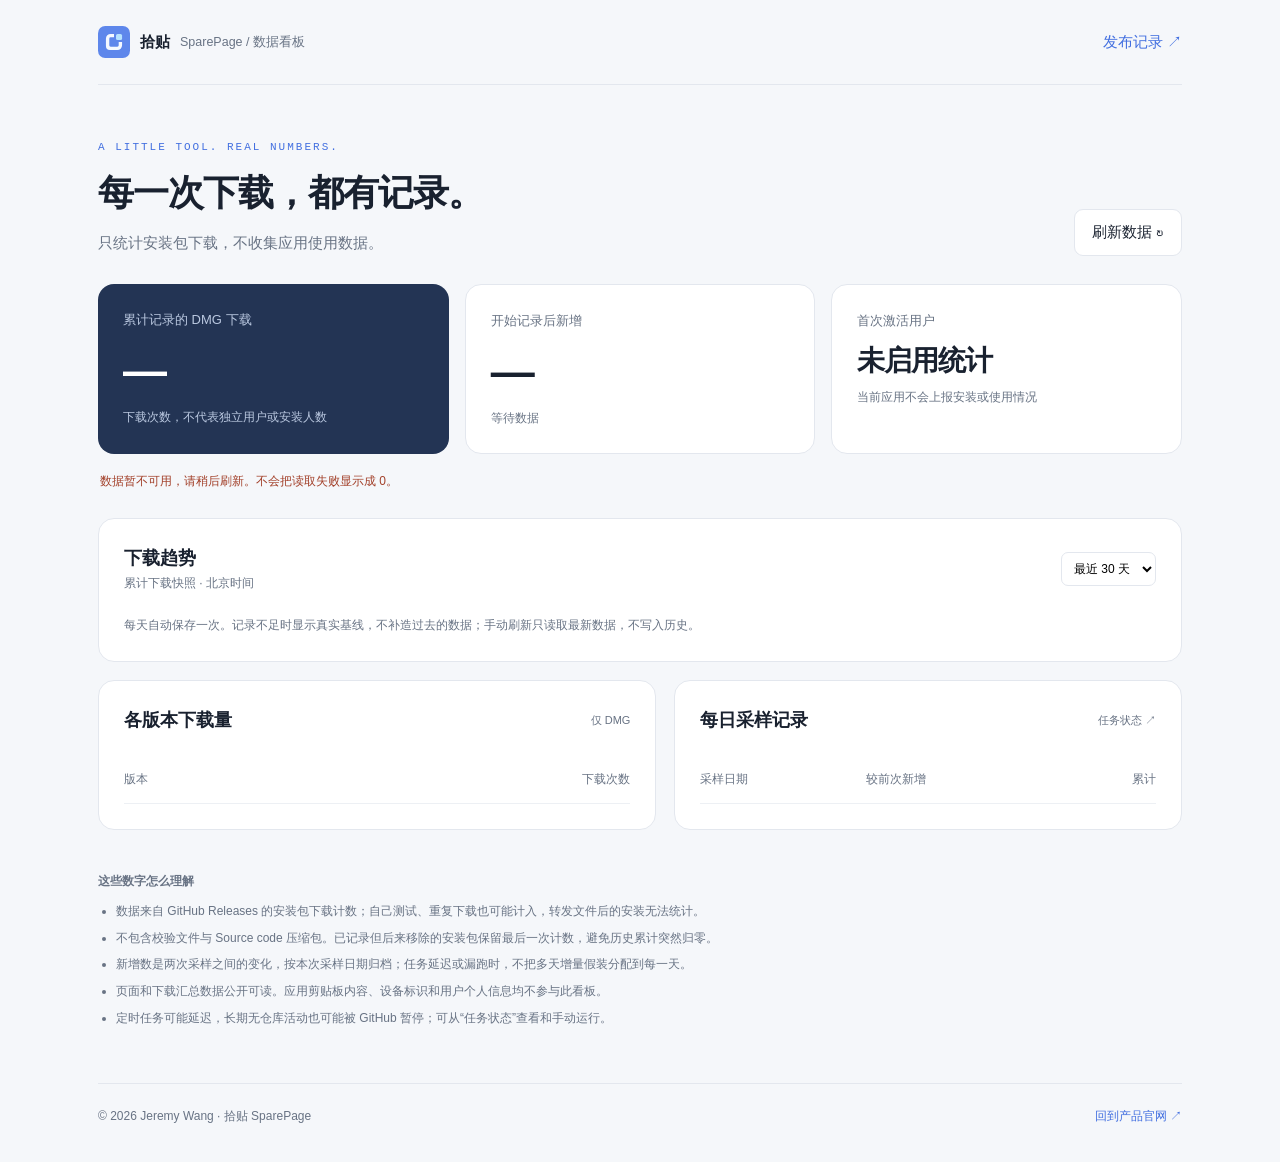
<file: docs/stats.html>
<!doctype html>
<html lang="zh-CN"><head><meta charset="utf-8"><meta name="viewport" content="width=device-width,initial-scale=1"><meta name="robots" content="noindex"><title>下载统计 · 拾贴 SparePage</title><link rel="icon" href="./assets/brand/logo.svg"><link rel="stylesheet" href="./assets/css/stats.css"></head>
<body><div class="wrap"><nav><a href="./" class="brand"><img src="./assets/brand/logo.svg" alt="">拾贴 <small>SparePage / 数据看板</small></a><a href="https://github.com/wlei24/sparepage-releases/releases" target="_blank" rel="noopener">发布记录 ↗</a></nav><header><div><span class="eyebrow">A LITTLE TOOL. REAL NUMBERS.</span><h1>每一次下载，都有记录。</h1><p>只统计安装包下载，不收集应用使用数据。</p></div><button class="button" id="refresh">刷新数据 ↻</button></header>
<main><div class="cards"><section class="card"><p class="label">累计记录的 DMG 下载</p><div class="number" id="total">—</div><p class="hint">下载次数，不代表独立用户或安装人数</p></section><section class="card"><p class="label">开始记录后新增</p><div class="number" id="growth">—</div><p class="hint" id="baseline">等待数据</p></section><section class="card"><p class="label">首次激活用户</p><div class="number" style="font-size:28px;letter-spacing:-1px">未启用统计</div><p class="hint">当前应用不会上报安装或使用情况</p></section></div><div class="status" id="status" role="status" aria-live="polite">正在读取 GitHub 数据…</div>
<section class="panel"><div class="panel-head"><div><h2>下载趋势</h2><p>累计下载快照 · 北京时间</p></div><select id="range" aria-label="趋势时间范围"><option value="30">最近 30 天</option><option value="90">最近 90 天</option><option value="0">全部记录</option></select></div><div id="trend"></div><p class="note">每天自动保存一次。记录不足时显示真实基线，不补造过去的数据；手动刷新只读取最新数据，不写入历史。</p></section>
<div class="tables"><section class="panel"><div class="panel-head"><h2>各版本下载量</h2><span class="muted">仅 DMG</span></div><div class="table-scroll"><table><thead><tr><th>版本</th><th>下载次数</th></tr></thead><tbody id="versions"></tbody></table></div></section><section class="panel"><div class="panel-head"><h2>每日采样记录</h2><a class="muted" href="https://github.com/wlei24/sparepage-releases/actions/workflows/download-stats.yml" target="_blank" rel="noopener">任务状态 ↗</a></div><div class="table-scroll"><table><thead><tr><th>采样日期</th><th>较前次新增</th><th>累计</th></tr></thead><tbody id="history"></tbody></table></div></section></div>
<section class="definition"><strong>这些数字怎么理解</strong><ul><li>数据来自 GitHub Releases 的安装包下载计数；自己测试、重复下载也可能计入，转发文件后的安装无法统计。</li><li>不包含校验文件与 Source code 压缩包。已记录但后来移除的安装包保留最后一次计数，避免历史累计突然归零。</li><li>新增数是两次采样之间的变化，按本次采样日期归档；任务延迟或漏跑时，不把多天增量假装分配到每一天。</li><li>页面和下载汇总数据公开可读。应用剪贴板内容、设备标识和用户个人信息均不参与此看板。</li><li>定时任务可能延迟，长期无仓库活动也可能被 GitHub 暂停；可从“任务状态”查看和手动运行。</li></ul></section></main><footer><span>© 2026 Jeremy Wang · 拾贴 SparePage</span><a href="./">回到产品官网 ↗</a></footer></div>
<script src="./assets/js/stats.js"></script></body></html>
</file>
<file: docs/styles.css>
:root {
  --bg: #ffffff;
  --band: #f6f9ff;
  --surface: #ffffff;
  --surface-subtle: #f4f7fc;
  --ink: #111827;
  --ink-secondary: #4b5563;
  --ink-muted: #6b7280;
  --border: rgba(15, 23, 42, 0.08);
  --border-strong: rgba(15, 23, 42, 0.14);
  --accent: #2563eb;
  --accent-soft: rgba(37, 99, 235, 0.09);
  --success: #0d7a56;
  --success-soft: rgba(13, 122, 86, 0.11);
  --radius-xl: 18px;
  --radius-lg: 14px;
  --radius-md: 10px;
  --shadow-stage: 0 28px 64px -22px rgba(15, 23, 42, 0.14), 0 0 0 1px rgba(15, 23, 42, 0.07);
  --shadow-window: 0 24px 48px -18px rgba(15, 23, 42, 0.14), 0 0 0 1px rgba(15, 23, 42, 0.08);
  --shadow-card: 0 2px 8px -2px rgba(15, 23, 42, 0.05), 0 0 0 1px rgba(15, 23, 42, 0.06);
}

*,
*::before,
*::after {
  box-sizing: border-box;
}

html {
  scroll-behavior: smooth;
}

body {
  margin: 0;
  font-family: -apple-system, BlinkMacSystemFont, "SF Pro Display", "SF Pro Text", "PingFang SC", "Hiragino Sans GB", "Microsoft YaHei", sans-serif;
  background: radial-gradient(ellipse 80% 420px at 50% 0%, #f1f6ff 0%, #ffffff 100%) no-repeat, #ffffff;
  color: var(--ink);
  line-height: 1.6;
  font-variant-numeric: tabular-nums;
  -webkit-font-smoothing: antialiased;
  overflow-x: hidden;
}

a {
  color: inherit;
  text-decoration: none;
}

button {
  font-family: inherit;
  cursor: pointer;
}

.mono {
  font-family: ui-monospace, SFMono-Regular, Menlo, Monaco, Consolas, monospace;
}

.container {
  width: 100%;
  max-width: 1120px;
  margin: 0 auto;
  padding: 0 24px;
}

main {
  padding-top: 70px;
}

section[id] {
  scroll-margin-top: 72px;
}

/* Floating Frosted Pill Header -> Smooth Scroll-Linked Docked Bar */
.site-header {
  --nav-p: 0;
  position: fixed;
  top: 0;
  left: 0;
  right: 0;
  z-index: 50;
  display: flex;
  justify-content: center;
  pointer-events: none;
}

.nav-pill {
  pointer-events: auto;
  width: min(1000px, calc(100vw - 48px));
  height: 56px;
  padding: 0 10px 0 20px;
  border-radius: 28px;
  transform: translate3d(0, 14px, 0);
  background: rgba(255, 255, 255, calc(0.84 + 0.1 * var(--nav-p)));
  backdrop-filter: blur(20px) saturate(180%);
  -webkit-backdrop-filter: blur(20px) saturate(180%);
  box-shadow:
    0 10px 30px -12px rgba(15, 23, 42, calc(0.12 * (1 - var(--nav-p)))),
    0 0 0 1px rgba(15, 23, 42, calc(0.065 * (1 - var(--nav-p)))),
    0 1px 0 rgba(15, 23, 42, calc(0.08 * var(--nav-p))),
    0 6px 20px -14px rgba(15, 23, 42, calc(0.12 * var(--nav-p)));
  will-change: transform, width, border-radius;
}

.nav-pill-inner {
  width: 100%;
  max-width: 1000px;
  height: 100%;
  margin: 0 auto;
  display: flex;
  align-items: center;
  gap: 14px;
}

.brand {
  margin-right: auto;
  display: inline-flex;
  align-items: center;
  gap: 10px;
}

.brand-icon img {
  width: 30px;
  height: 30px;
  display: block;
  border-radius: 8px;
  object-fit: contain;
}

.brand-text {
  display: inline-flex;
  align-items: center;
  gap: 6px;
  line-height: 1;
}

.brand-text strong {
  font-size: 15px;
  font-weight: 700;
  letter-spacing: -0.01em;
}

.brand-text span {
  font-size: 13px;
  color: var(--ink-muted);
  font-weight: 500;
}

.nav-links {
  display: flex;
  align-items: center;
  gap: 4px;
}

.nav-links a {
  padding: 6px 12px;
  border-radius: 999px;
  font-size: 13.5px;
  font-weight: 500;
  color: var(--ink-secondary);
  white-space: nowrap;
  transition: color 0.16s ease, background-color 0.16s ease;
}

.nav-links a:hover {
  color: var(--ink);
  background: rgba(15, 23, 42, 0.045);
}

.nav-links a.is-active {
  color: var(--ink);
  font-weight: 600;
  background: rgba(37, 99, 235, 0.08);
}

.nav-sep {
  width: 1px;
  height: 14px;
  margin: 0 4px;
  background: var(--border-strong);
}

.nav-ext {
  display: inline-flex;
  align-items: center;
  gap: 3px;
}

.nav-actions {
  flex-shrink: 0;
}

.btn-nav-download {
  display: inline-flex;
  align-items: center;
  gap: 7px;
  height: 36px;
  padding: 0 16px;
  border-radius: 999px;
  background: var(--ink);
  color: #ffffff;
  font-size: 13px;
  font-weight: 600;
  white-space: nowrap;
  transition: transform 0.16s ease, background-color 0.16s ease;
}

.btn-nav-download:hover {
  background: #2b2b29;
  transform: translateY(-1px);
}

/* Hero Section */
.hero {
  padding: 44px 0 64px;
}

.hero-copy {
  text-align: center;
  max-width: 740px;
  margin: 0 auto 42px;
}

.hero-spec {
  display: inline-flex;
  align-items: center;
  gap: 8px;
  padding: 4px 12px;
  border-radius: 6px;
  background: var(--surface);
  border: 1px solid var(--border);
  font-size: 12.5px;
  font-weight: 500;
  color: var(--ink-secondary);
  margin-bottom: 22px;
}

.spec-dot {
  width: 6px;
  height: 6px;
  border-radius: 50%;
  background: var(--success);
}

.hero-title {
  margin: 0 0 14px;
  font-size: clamp(40px, 5.8vw, 64px);
  font-weight: 800;
  line-height: 1.1;
  letter-spacing: -0.035em;
  color: var(--ink);
}

.mobile-br {
  display: none;
}

.title-accent {
  color: var(--accent);
}

.hero-lead {
  margin: 0 0 28px;
  font-size: 17px;
  line-height: 1.65;
  color: var(--ink-secondary);
}

.hero-cta-group {
  display: flex;
  align-items: center;
  justify-content: center;
  flex-wrap: wrap;
  gap: 10px;
  margin-bottom: 18px;
}

.btn-primary {
  display: inline-flex;
  align-items: center;
  gap: 9px;
  height: 46px;
  padding: 0 20px;
  border-radius: 10px;
  background: var(--ink);
  color: #ffffff;
  font-size: 14.5px;
  font-weight: 600;
  box-shadow: 0 10px 24px -10px rgba(20, 20, 19, 0.45), inset 0 1px 0 rgba(255, 255, 255, 0.14);
  transition: transform 0.16s ease, background-color 0.16s ease, box-shadow 0.16s ease;
}

.btn-primary:hover {
  background: #272725;
  transform: translateY(-1px);
  box-shadow: 0 14px 28px -10px rgba(20, 20, 19, 0.52), inset 0 1px 0 rgba(255, 255, 255, 0.18);
}

.btn-ext {
  font-size: 11px;
  font-weight: 600;
  padding: 2px 6px;
  border-radius: 5px;
  background: rgba(255, 255, 255, 0.14);
  color: rgba(255, 255, 255, 0.88);
}

.btn-secondary {
  display: inline-flex;
  align-items: center;
  gap: 6px;
  height: 46px;
  padding: 0 18px;
  border-radius: 10px;
  background: var(--surface);
  border: 1px solid var(--border-strong);
  color: var(--ink);
  font-size: 14.5px;
  font-weight: 600;
  transition: background-color 0.16s ease, border-color 0.16s ease, transform 0.16s ease;
}

.btn-secondary:hover {
  background: #ffffff;
  border-color: rgba(20, 20, 19, 0.28);
  transform: translateY(-1px);
}

.hero-meta {
  display: inline-flex;
  align-items: center;
  justify-content: center;
  flex-wrap: wrap;
  gap: 8px;
  font-size: 13px;
  color: var(--ink-muted);
}

.key-callout {
  display: inline-flex;
  align-items: center;
  gap: 5px;
}

.shortcut-inline {
  font-family: -apple-system, BlinkMacSystemFont, "SF Pro Text", "PingFang SC", sans-serif;
  font-size: 13px;
  font-weight: 600;
  color: var(--ink-secondary);
  letter-spacing: 0.04em;
}

.card-shortcut,
.kbd-hint {
  display: inline-flex;
  align-items: center;
  justify-content: center;
  min-width: 20px;
  height: 20px;
  padding: 0 5px;
  font-family: ui-monospace, SFMono-Regular, Menlo, monospace;
  font-size: 11px;
  font-weight: 600;
  color: var(--ink-secondary);
  background: #ffffff;
  border: 1px solid rgba(20, 20, 19, 0.14);
  box-shadow: 0 1px 0 rgba(20, 20, 19, 0.12);
  border-radius: 5px;
}

/* Realistic macOS Desktop Wallpaper + Menu Bar Stage */
.desktop-stage {
  max-width: 1000px;
  margin: 0 auto;
  padding: 0 18px 20px;
  border-radius: var(--radius-xl);
  background:
    radial-gradient(circle at 16% 18%, rgba(255, 255, 255, 0.9), transparent 52%),
    radial-gradient(circle at 84% 82%, rgba(59, 130, 246, 0.14), transparent 52%),
    linear-gradient(155deg, #eef4ff 0%, #e4eeff 100%);
  box-shadow: var(--shadow-stage);
  overflow: hidden;
}

.mac-menubar {
  height: 30px;
  margin: 0 -18px 16px;
  padding: 0 16px;
  display: flex;
  align-items: center;
  justify-content: space-between;
  background: rgba(255, 255, 255, 0.78);
  backdrop-filter: blur(12px);
  border-bottom: 1px solid rgba(15, 23, 42, 0.08);
  font-size: 11.5px;
  color: var(--ink);
}

.menubar-left {
  display: flex;
  align-items: center;
  gap: 14px;
}

.menubar-left span {
  color: var(--ink-secondary);
}

.apple-mark {
  font-size: 13px;
  color: var(--ink) !important;
}

.menubar-right {
  display: flex;
  align-items: center;
  gap: 14px;
}

.menubar-app {
  display: inline-flex;
  align-items: center;
  gap: 5px;
  padding: 2px 7px;
  border-radius: 4px;
  background: rgba(20, 20, 19, 0.08);
  font-size: 11px;
  font-weight: 600;
}

.menubar-time {
  color: var(--ink-secondary);
  font-size: 11px;
}

/* SparePage Shelf Window */
.mac-window {
  background: rgba(255, 255, 255, 0.96);
  border-radius: var(--radius-lg);
  box-shadow: var(--shadow-window);
  overflow: hidden;
}

.mac-titlebar {
  display: flex;
  align-items: center;
  justify-content: space-between;
  gap: 12px;
  padding: 12px 16px;
  background: #fcfdff;
  border-bottom: 1px solid var(--border);
}

.titlebar-left {
  display: inline-flex;
  align-items: center;
  gap: 12px;
}

.traffic-lights {
  display: flex;
  align-items: center;
  gap: 7px;
}

.tl {
  width: 11px;
  height: 11px;
  border-radius: 50%;
}

.tl.red { background: #ff5f57; }
.tl.yellow { background: #febc2e; }
.tl.green { background: #28c840; }

.titlebar-sep {
  width: 1px;
  height: 14px;
  background: var(--border-strong);
}

.window-brand {
  display: inline-flex;
  align-items: center;
  gap: 7px;
  font-size: 13px;
  font-weight: 700;
  color: var(--ink);
}

.mini-logo img {
  width: 20px;
  height: 20px;
  display: block;
  border-radius: 5px;
  object-fit: contain;
}

.demo-bar {
  display: flex;
  align-items: center;
  justify-content: center;
  gap: 8px;
  margin-top: 18px;
}

.demo-tabs {
  display: inline-flex;
  padding: 3px;
  border-radius: 9px;
  background: rgba(15, 23, 42, 0.055);
  border: 1px solid var(--border);
}

.demo-tab {
  border: none;
  background: transparent;
  padding: 6px 14px;
  border-radius: 7px;
  font-size: 12.5px;
  font-weight: 600;
  color: var(--ink-secondary);
  transition: background-color 0.16s ease, color 0.16s ease, box-shadow 0.16s ease;
}

.demo-tab:hover {
  color: var(--ink);
}

.demo-tab.is-active {
  background: #ffffff;
  color: var(--ink);
  box-shadow: 0 1px 4px rgba(15, 23, 42, 0.09);
}

.demo-play {
  width: 30px;
  height: 30px;
  border-radius: 8px;
  border: 1px solid var(--border);
  background: #ffffff;
  color: var(--ink-secondary);
  font-size: 11px;
  display: inline-flex;
  align-items: center;
  justify-content: center;
  transition: border-color 0.15s ease, color 0.15s ease;
}

.demo-play:hover {
  border-color: var(--border-strong);
  color: var(--ink);
}

.search-field {
  display: flex;
  align-items: center;
  gap: 7px;
  width: 264px;
  height: 32px;
  padding: 0 8px 0 10px;
  background: #ffffff;
  border: 1px solid var(--border-strong);
  border-radius: 8px;
  color: var(--ink-muted);
  transition: border-color 0.16s ease, box-shadow 0.16s ease;
}

.search-field:focus-within {
  border-color: var(--accent);
  box-shadow: 0 0 0 3px var(--accent-soft);
}

.search-field input {
  flex: 1;
  min-width: 0;
  border: none;
  outline: none;
  background: transparent;
  font-size: 12.5px;
  color: var(--ink);
}

/* Shelf Stage & Cards */
.shelf-stage {
  padding: 18px;
  background: #f7f9fd;
  min-height: 288px;
  display: flex;
  flex-direction: column;
  justify-content: center;
}

.shelf-grid {
  display: grid;
  grid-template-columns: repeat(4, minmax(0, 1fr));
  gap: 12px;
}

.shelf-grid.is-compact {
  grid-template-columns: repeat(auto-fit, minmax(220px, 280px));
  justify-content: center;
}

.clip-card {
  display: flex;
  flex-direction: column;
  justify-content: space-between;
  min-height: 238px;
  padding: 13px;
  border-radius: var(--radius-md);
  background: #ffffff;
  box-shadow: var(--shadow-card);
  cursor: pointer;
  outline: none;
  transition: transform 0.18s ease, box-shadow 0.18s ease;
}

.clip-card:hover,
.clip-card:focus-visible {
  transform: translateY(-2px);
  box-shadow: 0 12px 24px -10px rgba(20, 20, 19, 0.15), 0 0 0 1.5px var(--accent);
}

.clip-card.is-copied {
  box-shadow: 0 12px 24px -10px rgba(13, 122, 86, 0.22), 0 0 0 2px var(--success);
}

.clip-card.is-hidden {
  display: none;
}

.clip-card.is-entering {
  animation: cardEnter 0.28s cubic-bezier(0.22, 1, 0.36, 1);
}

@keyframes cardEnter {
  from {
    opacity: 0;
    transform: translateY(6px) scale(0.985);
  }
  to {
    opacity: 1;
    transform: translateY(0) scale(1);
  }
}

.clip-card-head {
  display: flex;
  align-items: center;
  justify-content: space-between;
  gap: 8px;
  margin-bottom: 12px;
}

.app-pill {
  display: inline-flex;
  align-items: center;
  gap: 6px;
  font-size: 12px;
  font-weight: 600;
  color: var(--ink-secondary);
}

.app-dot {
  width: 19px;
  height: 19px;
  border-radius: 5px;
  display: inline-flex;
  align-items: center;
  justify-content: center;
  color: #ffffff;
}

.app-dot.messages { background: #10b981; }
.app-dot.notes { background: #d97706; }
.app-dot.safari { background: #2563eb; }
.app-dot.preview { background: #6d28d9; }

.card-actions {
  display: inline-flex;
  align-items: center;
  gap: 5px;
}

.card-shortcut {
  font-size: 10.5px;
  height: 19px;
  color: var(--ink-muted);
}

.pin-btn {
  width: 26px;
  height: 26px;
  border: none;
  border-radius: 6px;
  background: transparent;
  color: var(--ink-muted);
  display: inline-flex;
  align-items: center;
  justify-content: center;
  transition: background-color 0.15s ease, color 0.15s ease;
}

.pin-btn:hover {
  background: var(--surface-subtle);
  color: var(--ink);
}

.pin-btn.is-pinned {
  color: var(--accent);
  background: var(--accent-soft);
}

.clip-card-body {
  flex: 1;
}

.clip-sub {
  display: inline-flex;
  align-items: center;
  gap: 5px;
  font-size: 11.5px;
  color: var(--ink-muted);
  margin-bottom: 6px;
}

.clip-card-body h3 {
  margin: 0 0 6px;
  font-size: 14.5px;
  font-weight: 700;
  color: var(--ink);
}

.clip-text {
  margin: 0;
  font-size: 13px;
  line-height: 1.55;
  color: var(--ink-secondary);
}

.link-domain {
  color: var(--accent);
  font-weight: 500;
}

.clip-image-body {
  display: flex;
  align-items: stretch;
}

.coast-artwork {
  position: relative;
  width: 100%;
  height: 130px;
  border-radius: 7px;
  overflow: hidden;
  border: 1px solid var(--border);
}

.coast-artwork svg {
  width: 100%;
  height: 100%;
  display: block;
}

.img-chip {
  position: absolute;
  left: 7px;
  bottom: 7px;
  padding: 2px 6px;
  border-radius: 4px;
  background: rgba(20, 20, 19, 0.72);
  color: #ffffff;
  font-size: 10.5px;
  font-family: ui-monospace, SFMono-Regular, Menlo, monospace;
}

.clip-card-foot {
  display: flex;
  align-items: center;
  justify-content: space-between;
  gap: 8px;
  margin-top: 12px;
  padding-top: 9px;
  border-top: 1px solid var(--border);
  font-size: 11.5px;
  color: var(--ink-muted);
}

.type-tag {
  font-weight: 500;
}

.copy-hint {
  margin-left: auto;
  font-size: 11px;
  font-weight: 600;
  color: var(--accent);
  opacity: 0;
  transition: opacity 0.15s ease;
}

.clip-card:hover .copy-hint,
.clip-card:focus-visible .copy-hint {
  opacity: 1;
}

.shelf-empty {
  text-align: center;
  padding: 44px 20px;
  color: var(--ink-secondary);
}

.btn-reset-demo {
  margin-top: 10px;
  padding: 7px 14px;
  border-radius: 8px;
  border: 1px solid var(--border-strong);
  background: #ffffff;
  font-size: 12.5px;
  font-weight: 600;
  color: var(--ink);
}

.shelf-statusbar {
  display: flex;
  align-items: center;
  justify-content: space-between;
  gap: 12px;
  padding: 9px 16px;
  font-size: 12px;
  color: var(--ink-muted);
  background: #fcfdff;
  border-top: 1px solid var(--border);
}

/* Architectural 3-Column Spec Grid */
.highlights {
  padding: 0 0 72px;
}

.spec-grid {
  display: grid;
  grid-template-columns: repeat(3, minmax(0, 1fr));
  background: var(--surface);
  border: 1px solid var(--border);
  border-radius: var(--radius-lg);
  overflow: hidden;
}

.spec-cell {
  padding: 26px 26px 28px;
  border-right: 1px solid var(--border);
}

.spec-cell:last-child {
  border-right: none;
}

.spec-head {
  display: flex;
  align-items: center;
  justify-content: space-between;
  margin-bottom: 18px;
}

.spec-num {
  font-size: 12px;
  font-weight: 600;
  color: var(--ink-muted);
}

.spec-tag {
  font-size: 11.5px;
  font-weight: 600;
  padding: 2px 8px;
  border-radius: 5px;
  background: var(--surface-subtle);
  color: var(--ink-secondary);
}

.spec-icon {
  width: 36px;
  height: 36px;
  border-radius: 9px;
  background: var(--surface-subtle);
  border: 1px solid var(--border);
  color: var(--ink);
  display: inline-flex;
  align-items: center;
  justify-content: center;
  margin-bottom: 14px;
}

.spec-cell h3 {
  margin: 0 0 6px;
  font-size: 16px;
  font-weight: 700;
}

.spec-cell p {
  margin: 0;
  font-size: 14px;
  color: var(--ink-secondary);
}

/* Airy Sky-Mist Band: Local AI */
.local-ai-section {
  background: linear-gradient(180deg, #f6f9ff 0%, #fafcff 100%);
  border-top: 1px solid var(--border);
  border-bottom: 1px solid var(--border);
  padding: 76px 0;
}

.ai-header-row {
  display: flex;
  align-items: flex-end;
  justify-content: space-between;
  gap: 24px;
  flex-wrap: wrap;
  margin-bottom: 32px;
}

.section-header {
  max-width: 720px;
}

.eyebrow {
  display: inline-block;
  font-size: 11.5px;
  font-weight: 700;
  letter-spacing: 0.04em;
  color: var(--accent);
  margin-bottom: 8px;
}

.section-header h2 {
  margin: 0 0 10px;
  font-size: clamp(28px, 3.6vw, 38px);
  font-weight: 800;
  line-height: 1.2;
  letter-spacing: -0.025em;
  color: var(--ink);
}

.section-header p {
  margin: 0;
  font-size: 15.5px;
  color: var(--ink-secondary);
}

.ai-scenario-tabs {
  display: inline-flex;
  padding: 3px;
  border-radius: 9px;
  background: rgba(20, 20, 19, 0.06);
  border: 1px solid var(--border);
}

.ai-scenario-tab {
  border: none;
  background: transparent;
  padding: 7px 16px;
  border-radius: 7px;
  font-size: 13px;
  font-weight: 600;
  color: var(--ink-secondary);
  transition: background-color 0.16s ease, color 0.16s ease, box-shadow 0.16s ease;
}

.ai-scenario-tab:hover {
  color: var(--ink);
}

.ai-scenario-tab.is-active {
  background: #ffffff;
  color: var(--ink);
  box-shadow: 0 1px 4px rgba(20, 20, 19, 0.09);
}

.ai-workbench {
  display: grid;
  grid-template-columns: 1fr auto 1.2fr;
  gap: 16px;
  align-items: stretch;
}

.ai-pane {
  background: #ffffff;
  border: 1px solid var(--border);
  border-radius: var(--radius-lg);
  padding: 18px;
  min-height: 274px;
  box-shadow: 0 10px 28px -18px rgba(20, 20, 19, 0.14);
  display: flex;
  flex-direction: column;
}

.pane-head {
  display: flex;
  align-items: center;
  justify-content: space-between;
  gap: 10px;
  margin-bottom: 14px;
}

.pane-head-left {
  display: inline-flex;
  align-items: center;
  gap: 8px;
}

.pane-title {
  font-size: 13.5px;
  font-weight: 700;
  color: var(--ink);
}

.pane-badge {
  font-size: 11.5px;
  padding: 2px 9px;
  border-radius: 6px;
  background: var(--surface-subtle);
  color: var(--ink-secondary);
}

.pane-badge.success {
  background: var(--success-soft);
  color: var(--success);
}

.pane-badge.processing {
  background: var(--accent-soft);
  color: var(--accent);
}

.pane-copy-btn {
  display: inline-flex;
  align-items: center;
  gap: 5px;
  height: 28px;
  padding: 0 10px;
  border-radius: 7px;
  border: 1px solid var(--border-strong);
  background: #ffffff;
  color: var(--ink);
  font-size: 12px;
  font-weight: 600;
  transition: border-color 0.15s ease, background-color 0.15s ease, color 0.15s ease;
}

.pane-copy-btn:hover {
  border-color: var(--accent);
  color: var(--accent);
}

.chat-list {
  display: flex;
  flex-direction: column;
  gap: 10px;
}

.chat-bubble {
  position: relative;
  overflow: hidden;
  display: flex;
  align-items: flex-start;
  gap: 12px;
  padding: 13px;
  border-radius: var(--radius-md);
  background: #f8faff;
  border: 1px solid var(--border);
  transition: border-color 0.3s ease, background-color 0.3s ease, box-shadow 0.3s ease;
}

.chat-bubble.is-scanning {
  border-color: rgba(31, 78, 216, 0.45);
  background: rgba(31, 78, 216, 0.035);
  box-shadow: 0 0 0 1px rgba(31, 78, 216, 0.14);
}

.chat-bubble.is-scanning::after {
  content: "";
  position: absolute;
  top: 0;
  bottom: 0;
  left: 0;
  width: 72px;
  background: linear-gradient(90deg, transparent 0%, rgba(31, 78, 216, 0.12) 75%, rgba(31, 78, 216, 0.32) 100%);
  transform: translateX(-80px);
  animation: chatScan 0.9s cubic-bezier(0.4, 0, 0.2, 1) forwards;
  pointer-events: none;
}

@keyframes chatScan {
  0% { transform: translateX(-80px); opacity: 0; }
  20% { opacity: 1; }
  85% { opacity: 1; }
  100% { transform: translateX(460px); opacity: 0; }
}

.avatar {
  width: 30px;
  height: 30px;
  border-radius: 8px;
  flex-shrink: 0;
  display: inline-flex;
  align-items: center;
  justify-content: center;
  font-size: 12.5px;
  font-weight: 700;
  color: #ffffff;
}

.avatar-a { background: #141413; }
.avatar-b { background: #1f4ed8; }

.bubble-content p {
  margin: 0;
  font-size: 13.5px;
  line-height: 1.65;
  color: var(--ink);
}

.bubble-content mark.ai-token {
  background: transparent;
  color: inherit;
  padding: 1px 4px;
  border-radius: 4px;
  transition: background-color 0.3s ease, color 0.3s ease, box-shadow 0.3s ease;
}

.bubble-content mark.ai-token.is-active {
  background: rgba(31, 78, 216, 0.11);
  color: var(--accent);
  box-shadow: 0 0 0 1px rgba(31, 78, 216, 0.22);
}

.ai-flow-bridge {
  display: flex;
  flex-direction: row;
  align-items: center;
  justify-content: center;
  gap: 6px;
}

.flow-track {
  width: 30px;
  height: 2px;
  border-radius: 999px;
  background: rgba(20, 20, 19, 0.14);
  position: relative;
  overflow: hidden;
}

.flow-pulse {
  position: absolute;
  top: 0;
  bottom: 0;
  left: 0;
  width: 16px;
  border-radius: 999px;
  background: linear-gradient(90deg, transparent, var(--accent));
  opacity: 0;
  transform: translateX(-18px);
}

.ai-flow-bridge.is-processing .flow-pulse {
  opacity: 1;
  animation: flowPulse 1.1s linear infinite;
}

.ai-flow-bridge.is-processing .flow-pulse.delay {
  animation-delay: 0.35s;
}

@keyframes flowPulse {
  0% { transform: translateX(-18px); }
  100% { transform: translateX(34px); }
}

.ai-trigger-btn {
  display: inline-flex;
  flex-direction: column;
  align-items: center;
  gap: 6px;
  min-width: 96px;
  padding: 12px 14px;
  border-radius: 10px;
  border: 1px solid var(--border-strong);
  background: #ffffff;
  color: var(--ink);
  box-shadow: 0 4px 12px -6px rgba(20, 20, 19, 0.14);
  font-size: 12px;
  font-weight: 600;
  transition: transform 0.18s ease, border-color 0.18s ease, color 0.18s ease, background-color 0.18s ease;
}

.ai-trigger-btn:hover {
  transform: translateY(-1px);
  border-color: var(--accent);
  color: var(--accent);
}

.ai-trigger-btn.is-processing {
  background: #eff4ff;
  border-color: rgba(31, 78, 216, 0.5);
  color: var(--accent);
}

.ai-trigger-btn.is-processing .ai-sparkle {
  animation: sparklePulse 1s ease-in-out infinite;
}

@keyframes sparklePulse {
  0%, 100% { transform: scale(1) rotate(0deg); }
  50% { transform: scale(1.18) rotate(16deg); }
}

.table-wrap {
  position: relative;
  min-height: 176px;
  overflow-x: auto;
}

.clean-table {
  width: 100%;
  border-collapse: collapse;
  font-size: 13px;
}

.clean-table th {
  text-align: left;
  padding: 9px 10px;
  font-size: 12px;
  font-weight: 600;
  color: var(--ink-muted);
  border-bottom: 1px solid var(--border);
}

.clean-table td {
  padding: 13px 10px;
  color: var(--ink);
  border-bottom: 1px solid rgba(20, 20, 19, 0.05);
  vertical-align: top;
}

.clean-table tr:last-child td {
  border-bottom: none;
}

.note-chip {
  display: inline-block;
  padding: 2px 8px;
  border-radius: 5px;
  background: var(--surface-subtle);
  color: var(--ink-secondary);
  font-size: 12px;
}

.ai-row td {
  opacity: 0;
  transform: translateY(10px);
  transition: opacity 0.4s ease, transform 0.4s ease;
}

.ai-row td:nth-child(2) { transition-delay: 70ms; }
.ai-row td:nth-child(3) { transition-delay: 140ms; }

.ai-row.is-visible td {
  opacity: 1;
  transform: translateY(0);
}

.ai-row.is-visible {
  animation: rowArrive 0.8s ease;
}

@keyframes rowArrive {
  0% { background-color: rgba(31, 78, 216, 0.08); }
  100% { background-color: transparent; }
}

.table-skeleton {
  position: absolute;
  left: 0;
  right: 0;
  top: 42px;
  display: flex;
  flex-direction: column;
  gap: 18px;
  padding: 14px 10px;
  opacity: 0;
  pointer-events: none;
  transition: opacity 0.25s ease;
}

.table-wrap.is-loading .table-skeleton {
  opacity: 1;
}

.skeleton-row {
  display: grid;
  grid-template-columns: 0.7fr 1.6fr 1fr;
  gap: 14px;
  align-items: center;
}

.skeleton-bar {
  height: 12px;
  border-radius: 5px;
  background: linear-gradient(90deg, #eef2f9 25%, #e2e8f5 50%, #eef2f9 75%);
  background-size: 200% 100%;
  animation: shimmer 1.2s ease-in-out infinite;
}

.skeleton-bar.w-sm { width: 70%; }
.skeleton-bar.w-lg { width: 92%; }
.skeleton-bar.w-md { width: 80%; }

@keyframes shimmer {
  0% { background-position: 200% 0; }
  100% { background-position: -200% 0; }
}

.ai-footer-bar {
  margin-top: 22px;
  display: flex;
  align-items: center;
  justify-content: space-between;
  flex-wrap: wrap;
  gap: 12px;
}

.privacy-note {
  display: inline-flex;
  align-items: center;
  gap: 8px;
  font-size: 13.5px;
  color: var(--ink-secondary);
}

.guide-link {
  display: inline-flex;
  align-items: center;
  gap: 6px;
  font-size: 13.5px;
  font-weight: 600;
  color: var(--ink);
  border-bottom: 1px solid var(--border-strong);
  padding-bottom: 1px;
  transition: border-color 0.15s ease, color 0.15s ease;
}

.guide-link:hover {
  color: var(--accent);
  border-color: var(--accent);
}

/* Capture & OCR Section */
.ocr-section {
  padding: 76px 0;
}

.ocr-grid {
  display: grid;
  grid-template-columns: 1fr 1.18fr;
  gap: 56px;
  align-items: center;
}

.ocr-copy h2 {
  margin: 0 0 12px;
  font-size: clamp(28px, 3.6vw, 38px);
  font-weight: 800;
  line-height: 1.2;
  letter-spacing: -0.025em;
}

.ocr-copy > p {
  margin: 0 0 26px;
  font-size: 15.5px;
  color: var(--ink-secondary);
}

.ocr-steps {
  list-style: none;
  margin: 0;
  padding: 0;
  display: flex;
  flex-direction: column;
  gap: 12px;
}

.ocr-steps li {
  display: flex;
  align-items: flex-start;
  gap: 14px;
  padding: 14px 16px;
  border-radius: var(--radius-md);
  background: var(--surface);
  border: 1px solid var(--border);
}

.step-num {
  font-size: 11.5px;
  font-weight: 700;
  padding: 3px 7px;
  border-radius: 6px;
  background: var(--surface-subtle);
  color: var(--ink);
  border: 1px solid var(--border);
}

.ocr-steps strong {
  display: block;
  font-size: 14px;
  margin-bottom: 2px;
}

.ocr-steps span {
  font-size: 13px;
  color: var(--ink-secondary);
}

/* Dark-Graphite macOS Preview Window */
.ocr-window {
  background: #1c1c1b;
  border-radius: var(--radius-lg);
  box-shadow: var(--shadow-window);
  overflow: hidden;
  border: 1px solid rgba(20, 20, 19, 0.35);
}

.ocr-window-bar {
  display: flex;
  align-items: center;
  justify-content: space-between;
  padding: 11px 16px;
  background: #232321;
  border-bottom: 1px solid rgba(255, 255, 255, 0.08);
}

.ocr-filename {
  font-size: 11.5px;
  font-weight: 600;
  color: #d6d3cb;
}

.ocr-chip {
  font-size: 11px;
  padding: 2px 8px;
  border-radius: 5px;
  background: rgba(255, 255, 255, 0.08);
  color: #a8a59e;
}

.waybill-canvas {
  padding: 28px 24px 24px;
  background: radial-gradient(circle at 50% 25%, #30302d 0%, #242422 100%);
  display: flex;
  flex-direction: column;
  align-items: center;
  gap: 16px;
}

.waybill-paper {
  position: relative;
  width: 100%;
  max-width: 390px;
  padding: 18px 20px;
  border-radius: 10px;
  background: #ffffff;
  box-shadow: 0 18px 36px -14px rgba(0, 0, 0, 0.55);
}

.wb-top {
  display: flex;
  justify-content: space-between;
  align-items: center;
  font-size: 12px;
  font-weight: 800;
  letter-spacing: 0.04em;
  color: var(--ink);
  margin-bottom: 12px;
}

.wb-route {
  padding: 2px 8px;
  border-radius: 5px;
  background: var(--surface-subtle);
  font-weight: 700;
}

.wb-barcode {
  display: flex;
  flex-direction: column;
  align-items: stretch;
  gap: 5px;
  margin-bottom: 14px;
}

.wb-barcode svg {
  width: 100%;
  height: 48px;
  display: block;
}

.wb-barcode-digits {
  text-align: center;
  font-size: 11px;
  letter-spacing: 0.26em;
  color: var(--ink-secondary);
}

.wb-marquee {
  position: relative;
  overflow: hidden;
  display: inline-flex;
  align-items: center;
  justify-content: center;
  width: 100%;
  padding: 10px 14px;
  border-radius: 8px;
  background: rgba(31, 78, 216, 0.07);
  border: 2px dashed var(--accent);
  margin-bottom: 12px;
  cursor: pointer;
  transition: box-shadow 0.2s ease;
}

.wb-marquee.is-locking {
  animation: marqueeLock 0.32s cubic-bezier(0.22, 1, 0.36, 1) forwards;
}

@keyframes marqueeLock {
  0% { opacity: 0.45; transform: scale(0.965); }
  100% { opacity: 1; transform: scale(1); }
}

.scan-beam {
  position: absolute;
  top: 0;
  bottom: 0;
  left: 0;
  width: 56px;
  background: linear-gradient(90deg, rgba(31, 78, 216, 0) 0%, rgba(31, 78, 216, 0.22) 86%, rgba(31, 78, 216, 0.72) 100%);
  border-right: 2px solid var(--accent);
  box-shadow: 4px 0 14px rgba(31, 78, 216, 0.3);
  transform: translateX(-64px);
  opacity: 0;
  pointer-events: none;
}

.wb-marquee.is-scanning .scan-beam {
  animation: marqueeSweep 1.5s cubic-bezier(0.45, 0.05, 0.55, 0.95) forwards;
}

.wb-marquee.is-scanning {
  box-shadow: 0 0 0 4px rgba(31, 78, 216, 0.15);
}

@keyframes marqueeSweep {
  0% { transform: translateX(-64px); opacity: 0; }
  12% { opacity: 1; }
  84% { opacity: 1; }
  100% { transform: translateX(360px); opacity: 0; }
}

.wb-code {
  font-size: 20px;
  font-weight: 700;
  letter-spacing: 0.08em;
  color: var(--ink);
}

.marquee-handle {
  position: absolute;
  width: 7px;
  height: 7px;
  border-radius: 50%;
  background: #ffffff;
  border: 2px solid var(--accent);
}

.marquee-handle.tl { top: -4px; left: -4px; }
.marquee-handle.tr { top: -4px; right: -4px; }
.marquee-handle.bl { bottom: -4px; left: -4px; }
.marquee-handle.br { bottom: -4px; right: -4px; }

.wb-meta {
  font-size: 12px;
  color: var(--ink-muted);
}

.ocr-hud {
  width: 100%;
  max-width: 390px;
  display: flex;
  align-items: center;
  justify-content: space-between;
  gap: 12px;
  padding: 11px 14px;
  border-radius: 10px;
  background: rgba(20, 20, 19, 0.92);
  border: 1px solid rgba(255, 255, 255, 0.12);
  color: #ffffff;
  box-shadow: 0 12px 24px -10px rgba(0, 0, 0, 0.55);
}

.hud-label-row {
  display: inline-flex;
  align-items: center;
  gap: 6px;
  margin-bottom: 2px;
}

.hud-dot {
  width: 6px;
  height: 6px;
  border-radius: 50%;
  background: #60a5fa;
  transition: background-color 0.2s ease;
}

.ocr-hud.is-scanning .hud-dot {
  animation: dotPulse 0.9s ease-in-out infinite;
}

.ocr-hud.is-ready .hud-dot {
  background: #34d399;
}

@keyframes dotPulse {
  0%, 100% { opacity: 0.35; transform: scale(0.9); }
  50% { opacity: 1; transform: scale(1.2); }
}

.hud-label {
  display: block;
  font-size: 11px;
  color: #a8a59e;
}

.hud-code {
  display: inline-block;
  font-family: ui-monospace, SFMono-Regular, Menlo, monospace;
  font-size: 15px;
  font-weight: 700;
  color: #ffffff;
  transition: opacity 0.25s ease, transform 0.25s ease;
}

.ocr-hud.is-scanning .hud-code {
  letter-spacing: 0.08em;
  background: linear-gradient(90deg, rgba(255, 255, 255, 0.25) 25%, rgba(255, 255, 255, 0.72) 50%, rgba(255, 255, 255, 0.25) 75%);
  background-size: 200% 100%;
  -webkit-background-clip: text;
  background-clip: text;
  color: transparent;
  animation: shimmer 1.2s ease-in-out infinite;
}

.ocr-hud.is-ready .hud-code {
  animation: codePop 0.32s ease;
}

@keyframes codePop {
  0% { opacity: 0.2; transform: translateY(4px); }
  100% { opacity: 1; transform: translateY(0); }
}

.ocr-hud.is-scanning .ocr-copy-btn {
  opacity: 0.5;
  pointer-events: none;
}

.ocr-copy-btn {
  display: inline-flex;
  align-items: center;
  gap: 6px;
  height: 32px;
  padding: 0 12px;
  border: none;
  border-radius: 7px;
  background: #ffffff;
  color: var(--ink);
  font-size: 12.5px;
  font-weight: 600;
  transition: background-color 0.15s ease, transform 0.15s ease;
}

.ocr-copy-btn:hover {
  background: #efece6;
}

/* Collapsed Single-Column FAQ */
.faq-section {
  padding: 0 0 76px;
}

.faq-header {
  text-align: center;
  margin-bottom: 28px;
}

.faq-header h2 {
  margin: 0;
  font-size: clamp(26px, 3.4vw, 34px);
  font-weight: 800;
  letter-spacing: -0.025em;
}

.faq-list {
  max-width: 760px;
  margin: 0 auto;
  background: var(--surface);
  border: 1px solid var(--border);
  border-radius: var(--radius-lg);
  overflow: hidden;
}

.faq-item {
  padding: 18px 22px;
  border-bottom: 1px solid var(--border);
  transition: background-color 0.16s ease;
}

.faq-item:last-child {
  border-bottom: none;
}

.faq-item[open] {
  background: #fafcff;
}

.faq-item summary {
  list-style: none;
  display: flex;
  align-items: center;
  justify-content: space-between;
  gap: 14px;
  cursor: pointer;
  font-size: 15px;
  font-weight: 700;
  color: var(--ink);
}

.faq-item summary::-webkit-details-marker {
  display: none;
}

.faq-toggle {
  position: relative;
  width: 20px;
  height: 20px;
  flex-shrink: 0;
  border-radius: 6px;
  background: var(--surface-subtle);
}

.faq-toggle::before,
.faq-toggle::after {
  content: "";
  position: absolute;
  top: 50%;
  left: 50%;
  width: 10px;
  height: 1.7px;
  background: var(--ink-secondary);
  transform: translate(-50%, -50%);
  transition: transform 0.18s ease, opacity 0.18s ease;
}

.faq-toggle::after {
  transform: translate(-50%, -50%) rotate(90deg);
}

.faq-item[open] .faq-toggle::after {
  opacity: 0;
  transform: translate(-50%, -50%) rotate(0deg);
}

.faq-item p {
  margin: 12px 0 0;
  font-size: 14px;
  line-height: 1.65;
  color: var(--ink-secondary);
}

.faq-item p a {
  color: var(--accent);
  font-weight: 600;
  text-decoration: underline;
  text-underline-offset: 3px;
}

/* Obsidian Closing CTA */
.closing-cta {
  padding: 0 0 76px;
}

.cta-card {
  position: relative;
  overflow: hidden;
  text-align: center;
  padding: 60px 28px;
  border-radius: var(--radius-xl);
  background:
    radial-gradient(circle at 50% 0%, rgba(255, 255, 255, 0.08), transparent 55%),
    var(--ink);
  border: 1px solid rgba(255, 255, 255, 0.1);
  box-shadow: 0 28px 60px -24px rgba(20, 20, 19, 0.45);
  color: #ffffff;
}

.cta-logo {
  display: inline-flex;
  align-items: center;
  justify-content: center;
  margin-bottom: 18px;
}

.cta-logo img {
  width: 48px;
  height: 48px;
  display: block;
  border-radius: 12px;
  box-shadow: 0 10px 24px -8px rgba(0, 0, 0, 0.5);
  object-fit: contain;
}

.cta-card h2 {
  margin: 0 0 10px;
  font-size: clamp(28px, 3.8vw, 38px);
  font-weight: 800;
  letter-spacing: -0.025em;
}

.cta-card p {
  margin: 0 0 26px;
  font-size: 15.5px;
  color: #b7b5ad;
}

.cta-actions {
  display: flex;
  justify-content: center;
  flex-wrap: wrap;
  gap: 10px;
}

.btn-cta-light {
  display: inline-flex;
  align-items: center;
  gap: 9px;
  height: 46px;
  padding: 0 20px;
  border-radius: 10px;
  background: #ffffff;
  color: var(--ink);
  font-size: 14.5px;
  font-weight: 700;
  transition: transform 0.16s ease, background-color 0.16s ease;
}

.btn-cta-light:hover {
  background: #f1f5f9;
  transform: translateY(-1px);
}

.btn-cta-light .btn-ext {
  background: rgba(20, 20, 19, 0.08);
  color: var(--ink-secondary);
}

.btn-cta-ghost {
  display: inline-flex;
  align-items: center;
  gap: 6px;
  height: 46px;
  padding: 0 18px;
  border-radius: 10px;
  background: rgba(255, 255, 255, 0.07);
  border: 1px solid rgba(255, 255, 255, 0.16);
  color: #ffffff;
  font-size: 14.5px;
  font-weight: 600;
  transition: background-color 0.16s ease, transform 0.16s ease;
}

.btn-cta-ghost:hover {
  background: rgba(255, 255, 255, 0.12);
  transform: translateY(-1px);
}

.cta-meta {
  margin-top: 16px;
  font-size: 12px;
  color: #8f8d85;
}

/* Footer */
.site-footer {
  border-top: 1px solid var(--border);
  padding: 26px 0 36px;
}

.footer-inner {
  display: flex;
  align-items: center;
  justify-content: space-between;
  flex-wrap: wrap;
  gap: 16px;
  font-size: 13px;
  color: var(--ink-muted);
}

.footer-left strong {
  color: var(--ink);
}

.footer-links {
  display: flex;
  gap: 20px;
}

.footer-links a:hover {
  color: var(--ink);
}

/* Scroll Reveal */
.reveal {
  opacity: 0;
  transform: translateY(14px);
  transition: opacity 0.5s cubic-bezier(0.22, 1, 0.36, 1), transform 0.5s cubic-bezier(0.22, 1, 0.36, 1);
}

.reveal.is-inview {
  opacity: 1;
  transform: translateY(0);
}

/* Toast */
.toast {
  position: fixed;
  bottom: 24px;
  left: 50%;
  transform: translateX(-50%) translateY(16px);
  padding: 9px 16px;
  border-radius: 8px;
  background: var(--ink);
  color: #ffffff;
  font-size: 12.5px;
  font-weight: 600;
  box-shadow: 0 14px 30px rgba(20, 20, 19, 0.28);
  opacity: 0;
  pointer-events: none;
  transition: opacity 0.18s ease, transform 0.18s ease;
  z-index: 100;
}

.toast.is-visible {
  opacity: 1;
  transform: translateX(-50%) translateY(0);
}

/* Responsive */
@media (max-width: 960px) {
  .mac-titlebar {
    flex-wrap: wrap;
  }

  .shelf-grid {
    grid-template-columns: repeat(2, minmax(0, 1fr));
  }

  .spec-grid {
    grid-template-columns: 1fr;
  }

  .spec-cell {
    border-right: none;
    border-bottom: 1px solid var(--border);
  }

  .spec-cell:last-child {
    border-bottom: none;
  }

  .ai-workbench {
    grid-template-columns: 1fr;
  }

  .flow-track {
    display: none;
  }

  .ocr-grid {
    grid-template-columns: 1fr;
  }
}

@media (max-width: 820px) {
  .nav-pill-inner {
    display: flex;
    justify-content: space-between;
  }

  .nav-links {
    display: none;
  }
}

@media (max-width: 680px) {
  .desktop-only,
  .mac-menubar {
    display: none;
  }

  .mobile-br {
    display: inline;
  }

  .desktop-stage {
    padding: 12px;
  }

  .search-field {
    width: 100%;
    order: 2;
  }

  .shelf-grid,
  .shelf-grid.is-compact {
    grid-template-columns: 1fr;
  }

  .shelf-statusbar {
    flex-wrap: wrap;
  }
}

@media (prefers-reduced-motion: reduce) {
  html {
    scroll-behavior: auto;
  }

  .reveal {
    opacity: 1;
    transform: none;
    transition: none;
  }

  *,
  *::before,
  *::after {
    animation-duration: 0.01ms !important;
    animation-iteration-count: 1 !important;
    transition-duration: 0.01ms !important;
  }
}
</file>
<file: docs/assets/css/guide.css>
:root{--ink:#20242d;--muted:#68717e;--blue:#3b60d4;--line:#e9ebef;font-family:Inter,-apple-system,BlinkMacSystemFont,"PingFang SC","Microsoft YaHei",sans-serif;color:var(--ink);background:#fff;color-scheme:light;scroll-behavior:smooth;scroll-padding-top:36px}
*{box-sizing:border-box}body{margin:0;-webkit-font-smoothing:antialiased}h1,h2,h3,p,figure{margin:0}a{color:inherit;text-decoration:none}img{display:block;max-width:100%;height:auto}button{font:inherit;cursor:pointer}svg{fill:none;stroke:currentColor;stroke-width:1.6;stroke-linecap:round;stroke-linejoin:round;flex-shrink:0}a:focus-visible,button:focus-visible,summary:focus-visible{outline:3px solid #728eeb;outline-offset:5px}.wrap{width:min(1160px,calc(100% - 80px));margin-inline:auto}.skip{position:fixed;top:-80px;left:15px;padding:12px;background:#fff;z-index:50}.skip:focus{top:10px}.mast{border-bottom:1px solid var(--line)}.nav{min-height:80px;display:flex;align-items:center;gap:28px}.brand{display:flex;align-items:center;gap:10px}.brand strong{font-size:21px;letter-spacing:-.03em}.brand>span{font-size:14px;color:var(--muted)}.back{margin-left:auto;font-size:14px;color:#596271}.back>span{margin-right:4px}.back:hover{color:var(--blue)}.nav-download{background:var(--ink);color:white;padding:10px 17px;border-radius:9px;font-size:14px}.nav-download:hover{background:#3a414c}.guide-layout{display:grid;grid-template-columns:205px minmax(0,720px);gap:75px;justify-content:space-between;padding-top:70px}.contents{align-self:start;position:sticky;top:38px;padding-top:9px}.contents-label{font-size:12px;letter-spacing:.12em;color:#697382;margin-bottom:19px}.contents nav{display:flex;flex-direction:column;gap:4px}.contents a{display:flex;align-items:center;gap:14px;padding:11px 0;font-size:14px;color:#5e6775;transition:color .18s}.contents a:hover{color:var(--blue)}.contents a span{font:11px ui-monospace,SFMono-Regular,Consolas,monospace;color:#697382}.contents-note{font-size:12px;line-height:1.9;color:#697382;border-top:1px solid var(--line);margin-top:28px;padding-top:24px;max-width:155px}.eyebrow{font-size:11px;letter-spacing:.17em;color:var(--blue);font-weight:600;margin-bottom:17px}h1{font-size:clamp(34px,3.7vw,48px);font-weight:680;letter-spacing:-.045em;line-height:1.25}.page-intro>p:last-child{font-size:16px;line-height:1.8;margin-top:17px;color:var(--muted)}.mobile-break{display:none}.page-intro{padding-bottom:42px}.guide-section{padding:40px 0 42px;border-top:1px solid var(--line)}.section-title{display:flex;gap:15px;align-items:center;margin-bottom:24px}.section-number{font:12px ui-monospace,SFMono-Regular,Consolas,monospace;color:var(--blue);background:#eff3fe;padding:7px 8px;border-radius:7px}h2{font-size:27px;font-weight:650;line-height:1.3;letter-spacing:-.025em}.section-app{margin-left:auto;opacity:.95}.section-tag{margin-left:auto;font-size:12px;color:#527f78;background:#eef4f3;padding:5px 9px;border-radius:20px}.guide-section p{font-size:15px;line-height:1.85;color:#626b78}.section-lead{margin-bottom:26px}.steps{list-style:none;margin:0;padding:0;display:flex;flex-direction:column;gap:28px}.steps li{display:flex;align-items:start;gap:16px}.steps li>div{flex:1;min-width:0}.step-number{width:25px;height:25px;flex-shrink:0;display:grid;place-items:center;font-size:12px;line-height:1.3;background:#f3f4f6;color:#788293;border-radius:50%;margin-top:1px}h3{font-size:17px;font-weight:600;line-height:1.5;margin-bottom:6px}.install-path{display:flex;align-items:center;gap:9px;margin-top:15px;color:#566271;font-size:13px}.install-path .path-arrow{margin-inline:14px;color:#929cad}.permission-note{display:flex;gap:9px;margin-top:13px;font-size:13px!important;line-height:1.75!important;color:#7b8390!important}.permission-note svg{width:17px;height:17px;margin-top:3px;color:#8b95a7}.visual-details{margin-top:25px}.visual-details summary{display:flex;align-items:center;gap:9px;cursor:pointer;padding:14px 0;color:var(--blue);font-size:14px;font-weight:500;list-style:none}.visual-details summary::-webkit-details-marker{display:none}.visual-details summary>svg{width:18px;height:18px}.detail-plus{margin-left:auto;font:24px/1 sans-serif;font-weight:300;color:#9099a7;transition:transform .2s}.visual-details[open] .detail-plus{transform:rotate(45deg)}.details-body{padding-top:13px}.details-body figure+figure{margin-top:25px}.details-body figure img{width:100%;border-radius:9px;box-shadow:0 3px 20px #263d4e0d}.details-body figcaption{font-size:12px;line-height:1.7;color:#687282;margin-top:10px}.details-body>p{margin-bottom:18px}.command{display:flex;align-items:center;gap:10px;justify-content:space-between;background:#f5f6fa;border-radius:10px;padding:13px 15px;margin:12px 0 9px}.command code{color:#3d4c75;background:none;padding:0;white-space:nowrap;font-size:14px}.command button{display:flex;align-items:center;gap:5px;flex-shrink:0;border:0;background:none;padding:4px;color:#5b6a85;font-size:12px}.command button:hover{color:var(--blue)}.command svg{width:15px;height:15px}code{font-family:ui-monospace,SFMono-Regular,Consolas,monospace;font-size:.9em;background:#f2f3f6;padding:2px 5px;border-radius:4px}.command-feedback{font-size:12px!important;color:var(--blue)!important}.command-feedback:empty{display:none}.command-feedback:not(:empty){margin-bottom:8px}.model-choice{display:grid;grid-template-columns:1fr 1fr;gap:25px;background:#eef4f3;border-radius:14px;padding:23px 25px;margin-top:30px}.model-choice svg{width:23px;height:23px;color:#527f78;margin-bottom:11px}.model-choice h3{font-size:14px}.model-choice p{font-size:13px;line-height:1.8;color:#657a77}.retention{display:grid;grid-template-columns:1fr 1fr;gap:28px}.retention h3{font-size:15px}.retention p{font-size:14px}.guide-section .settings-note{margin-top:24px;color:#687282;font-size:13px}.guide-end{padding:27px 0 35px;display:flex;align-items:center;gap:16px}.guide-end strong{display:block;font-size:16px;font-weight:550}.guide-end a{display:inline-block;font-size:13px;color:var(--blue);margin-top:9px}.guide-end a span{margin-left:8px}.foot{display:flex;align-items:center;justify-content:space-between;gap:24px;border-top:1px solid var(--line);margin-top:65px;padding-block:28px;font-size:12px;color:#687282}.foot>div{display:flex;gap:22px}.foot a:hover{color:var(--blue)}
@media(max-width:1000px){.guide-layout{grid-template-columns:160px minmax(0,1fr);gap:45px}.wrap{width:calc(100% - 64px)}}
@media(max-width:760px){:root{scroll-padding-top:24px}.wrap{width:calc(100% - 40px)}.nav{min-height:72px;gap:20px}.brand>span{display:none}.brand strong{font-size:19px}.brand img{width:31px}.back{font-size:13px}.back>span{display:none}.nav-download{font-size:12px;padding:9px 12px}.guide-layout{display:block;padding-top:0}.contents{position:static;padding:0;border-bottom:1px solid var(--line);margin-bottom:34px}.contents-label,.contents-note{display:none}.contents nav{flex-direction:row;justify-content:space-between;gap:10px;padding:16px 0}.contents a{padding:4px 0;gap:6px;font-size:12px;white-space:nowrap}.contents a span{display:none}.page-intro{padding-bottom:33px}.page-intro>p:last-child{font-size:14px;margin-top:14px}.eyebrow{font-size:10px;margin-bottom:13px}.guide-section{padding-block:29px}.section-title{margin-bottom:22px;gap:11px}h2{font-size:23px}.section-number{font-size:10px;padding:6px 7px}.section-app{width:30px}.guide-section p{font-size:14px;line-height:1.85}.steps{gap:23px}.steps li{gap:11px}.step-number{width:23px;height:23px;font-size:11px}h3{font-size:16px}.permission-note{font-size:12px!important}.install-path{font-size:12px;gap:7px}.install-path img{width:27px}.install-path .path-arrow{margin-inline:7px}.visual-details summary{font-size:13px}.command{padding:12px 10px;gap:6px;margin-left:-34px}.command code{font-size:12px}.command button{font-size:11px;gap:4px}.command svg{width:13px}.model-choice{padding:20px;gap:24px;margin-top:24px}.model-choice h3{font-size:13px}.model-choice p{font-size:12px}.retention{gap:23px}.retention h3{font-size:14px}.retention p{font-size:13px}.guide-end{padding:19px 0 24px;gap:12px}.guide-end strong{font-size:14px}.guide-end img{width:35px}.foot{margin-top:35px;padding-block:22px;align-items:flex-start;flex-direction:column;gap:14px;font-size:11px}.foot>div{gap:22px}}
@media(max-width:360px){.wrap{width:calc(100% - 32px)}.nav{gap:14px}.brand{gap:7px}.brand strong{font-size:17px}.nav-download{padding:8px}.model-choice,.retention{grid-template-columns:1fr;gap:22px}.command code{font-size:11px}.command button{padding:4px 0}}
@media(prefers-reduced-motion:reduce){:root{scroll-behavior:auto}*{transition:none!important}}

.nav-download{background:white;color:#18242d;border:1px solid #d9e0e5}.nav-download:hover{background:#f3f6fa}.guide-end{border-top:1px solid var(--line);margin-top:15px;padding-top:30px}.section-title .section-number{background:#f0f4fa;color:#476a9a}

.download-link,.guide-end .download-link{display:inline-flex;align-items:center;justify-content:center;gap:8px;white-space:nowrap}.download-icon{width:18px;height:18px;flex-shrink:0;stroke:currentColor}.nav-download{flex-shrink:0}
@media(max-width:400px){.nav{gap:12px}.back{font-size:12px}.nav-download{font-size:12px;padding:8px}.nav-download .download-icon{width:16px;height:16px}.nav-download{gap:6px}}

/* Installation help stays separate from everyday feature steps. */
.install-help{margin:28px 0;padding:24px;border:1px solid #dce4ed;border-radius:20px;background:#f6f8fb;scroll-margin-top:100px}
.install-help-heading{display:flex;align-items:center;gap:12px;margin-bottom:12px}
.install-help-heading>span{display:grid;place-items:center;flex:none;width:32px;height:32px;border-radius:10px;background:#e5ecff;color:#3557b7;font-size:22px}
.install-help h3{margin:0;font-size:19px;line-height:1.5;color:#1b2934}
.install-help>p{font-size:14px;line-height:1.8;color:#536272}
.open-steps{list-style:decimal;margin:20px 0;padding-left:24px}
.open-steps li{padding:0 0 16px 7px;color:#3557b7}
.open-steps li::marker{font-weight:700}
.open-steps strong,.open-steps span{display:block;line-height:1.7}
.open-steps strong{font-size:16px;color:#1b2934}
.open-steps span{font-size:14px;color:#536272;margin-top:3px}
.install-help .visual-details{background:#fff}
.install-help .install-footnote{font-size:13px;margin:14px 0 0}
.install-help a{color:#3557b7;text-underline-offset:3px}
@media(max-width:600px){.install-help{padding:18px}.install-help h3{font-size:17px}}
</file>
<file: docs/assets/css/stats.css>
:root{color-scheme:light;--blue:#426fe0;--ink:#19212f;--muted:#687384;--line:#e3e7ee}*{box-sizing:border-box}body{margin:0;background:#f5f7fa;color:var(--ink);font:15px/1.65 -apple-system,BlinkMacSystemFont,"PingFang SC",sans-serif}a{color:var(--blue);text-decoration:none}button{font:inherit;cursor:pointer}button:focus-visible,a:focus-visible,select:focus-visible{outline:3px solid #94b7ff;outline-offset:4px}.wrap{max-width:1140px;margin:auto;padding:0 28px}nav{display:flex;align-items:center;justify-content:space-between;padding:26px 0;border-bottom:1px solid var(--line)}.brand{display:flex;align-items:center;gap:10px;color:var(--ink);font-weight:700}.brand img{width:32px;height:32px}.brand small{color:var(--muted);font-weight:400}header{display:flex;justify-content:space-between;align-items:end;gap:20px;padding:48px 0 28px}h1{font-size:36px;letter-spacing:-1px;margin:5px 0 9px}h2{font-size:18px;margin:0}.eyebrow{font:11px monospace;letter-spacing:2px;color:var(--blue)}p{margin:0;color:var(--muted)}.button{padding:10px 17px;border:1px solid var(--line);background:white;border-radius:9px;color:var(--ink);white-space:nowrap}.button:disabled{opacity:.55;cursor:wait}.cards{display:grid;grid-template-columns:repeat(3,1fr);gap:16px}.card,.panel{background:white;border:1px solid var(--line);border-radius:16px;padding:25px}.card:first-child{background:#233454;color:white;border:0}.card:first-child p{color:#bac8e0}.label{font-size:13px}.number{font-size:44px;font-weight:700;line-height:1.3;margin:12px 0 8px;letter-spacing:-2px}.number small{font-size:13px;letter-spacing:0;font-weight:400;margin-left:7px}.hint{font-size:12px}.status{min-height:28px;margin:18px 2px;font-size:12px;color:var(--muted)}.status.error{color:#a23f28}.panel{margin-bottom:18px}.panel-head{display:flex;justify-content:space-between;align-items:center;gap:20px;margin-bottom:22px}.panel-head p{font-size:12px}.panel-head select{font:inherit;font-size:12px;background:white;border:1px solid var(--line);padding:8px;border-radius:7px}.chart{width:100%;height:250px;display:block}.empty{height:210px;display:grid;place-content:center;text-align:center;gap:7px;border:1px dashed var(--line);border-radius:12px;background:#fafbfd}.empty strong{font-weight:500;font-size:15px}.empty p{font-size:12px}.note{font-size:12px;color:var(--muted);margin-top:15px}.tables{display:grid;grid-template-columns:1.1fr 1fr;gap:18px}.table-scroll{overflow:auto;max-height:360px}table{width:100%;border-collapse:collapse;font-size:13px}th{font-weight:500;color:var(--muted);font-size:12px;text-align:left}td,th{padding:13px 0;border-bottom:1px solid #edf0f4}td:last-child,th:last-child{text-align:right}.bar{height:5px;background:#edf1f8;border-radius:4px;margin:7px 0;width:92%}.bar i{height:100%;display:block;border-radius:4px;background:var(--blue)}.muted{color:var(--muted);font-size:11px}.definition{padding:24px 0 44px;font-size:12px;color:var(--muted)}.definition ul{padding-left:18px;margin:10px 0}.definition li{margin:7px 0}footer{border-top:1px solid var(--line);padding:23px 0 35px;font-size:12px;color:var(--muted);display:flex;justify-content:space-between;gap:20px}@media(max-width:700px){.wrap{padding:0 18px}header{padding-top:32px;align-items:center}h1{font-size:28px}.cards{grid-template-columns:1fr}.card{padding:20px}.number{margin:6px 0;font-size:36px}.tables{grid-template-columns:1fr;gap:0}.panel{padding:20px}.brand small{display:none}.panel-head{gap:10px}.panel-head p{max-width:190px}.chart{height:220px}footer{display:block}footer a{display:block;margin-top:8px}}
</file>
